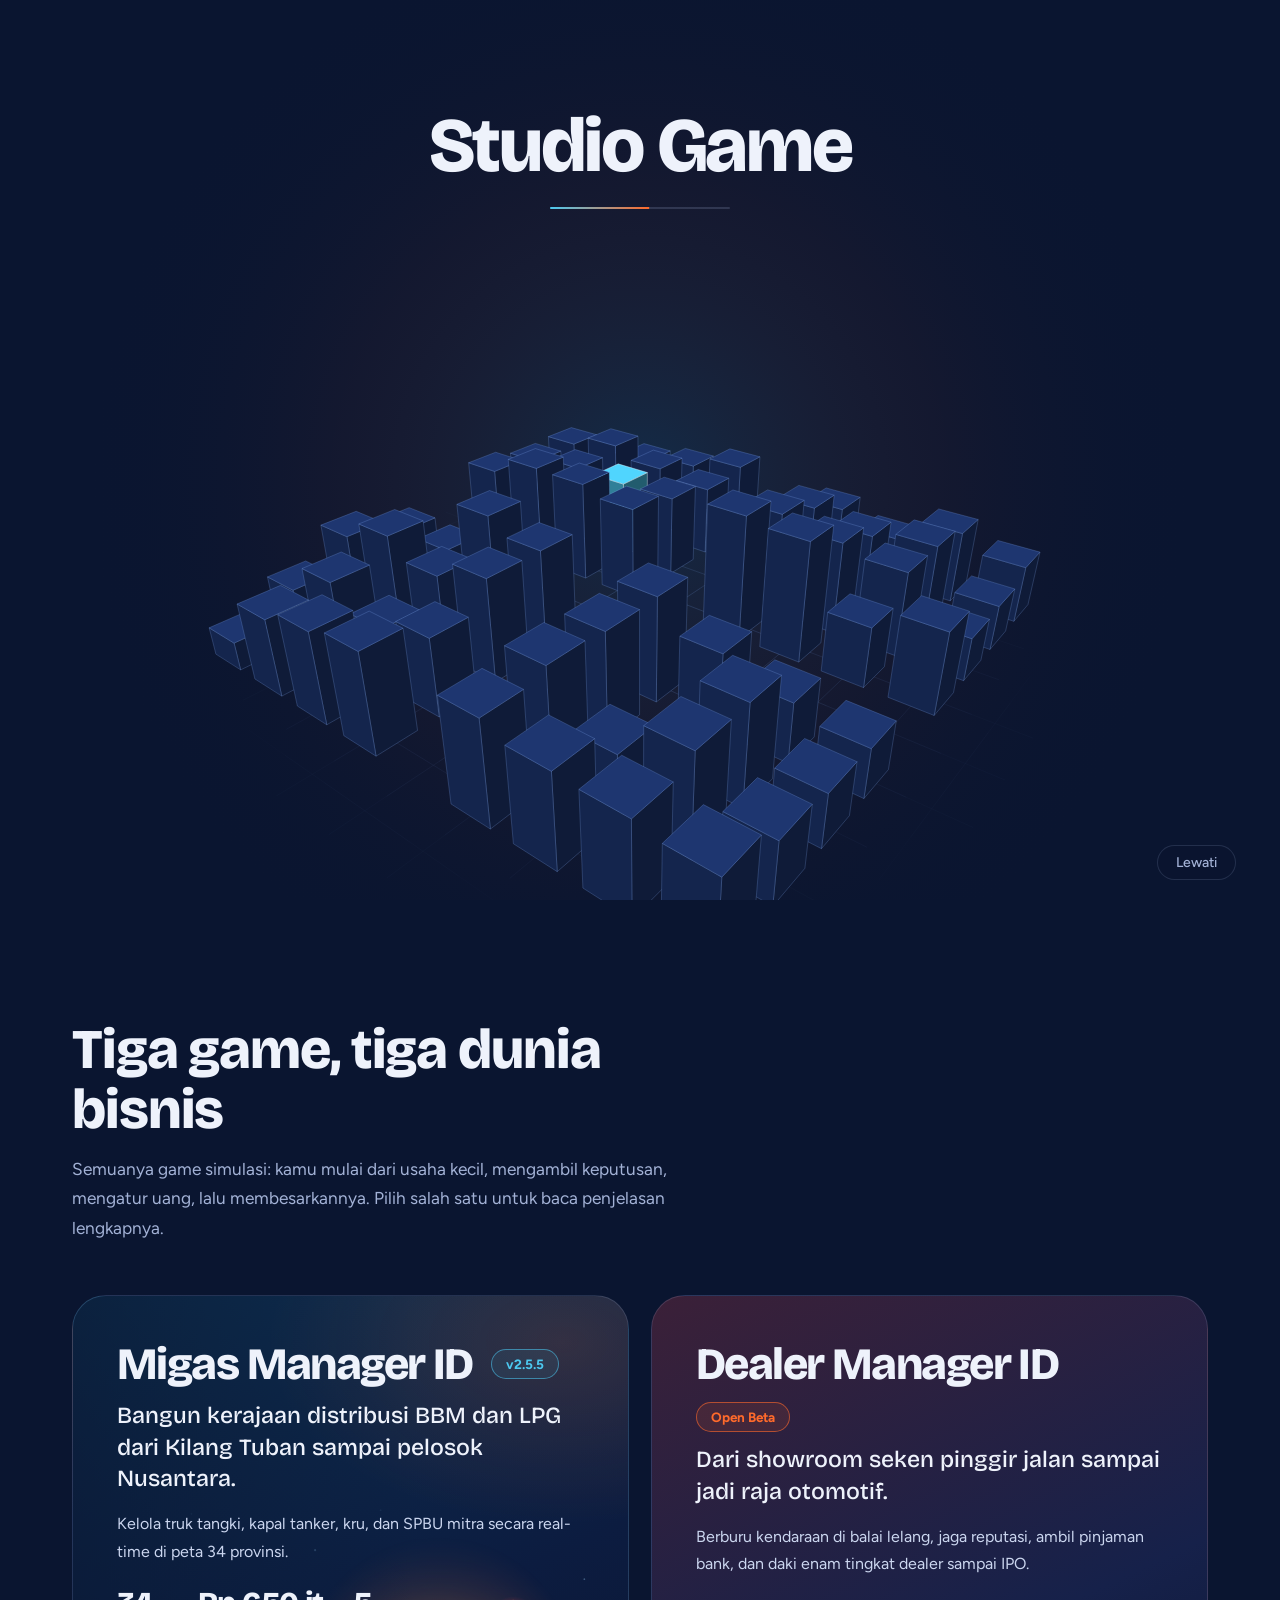
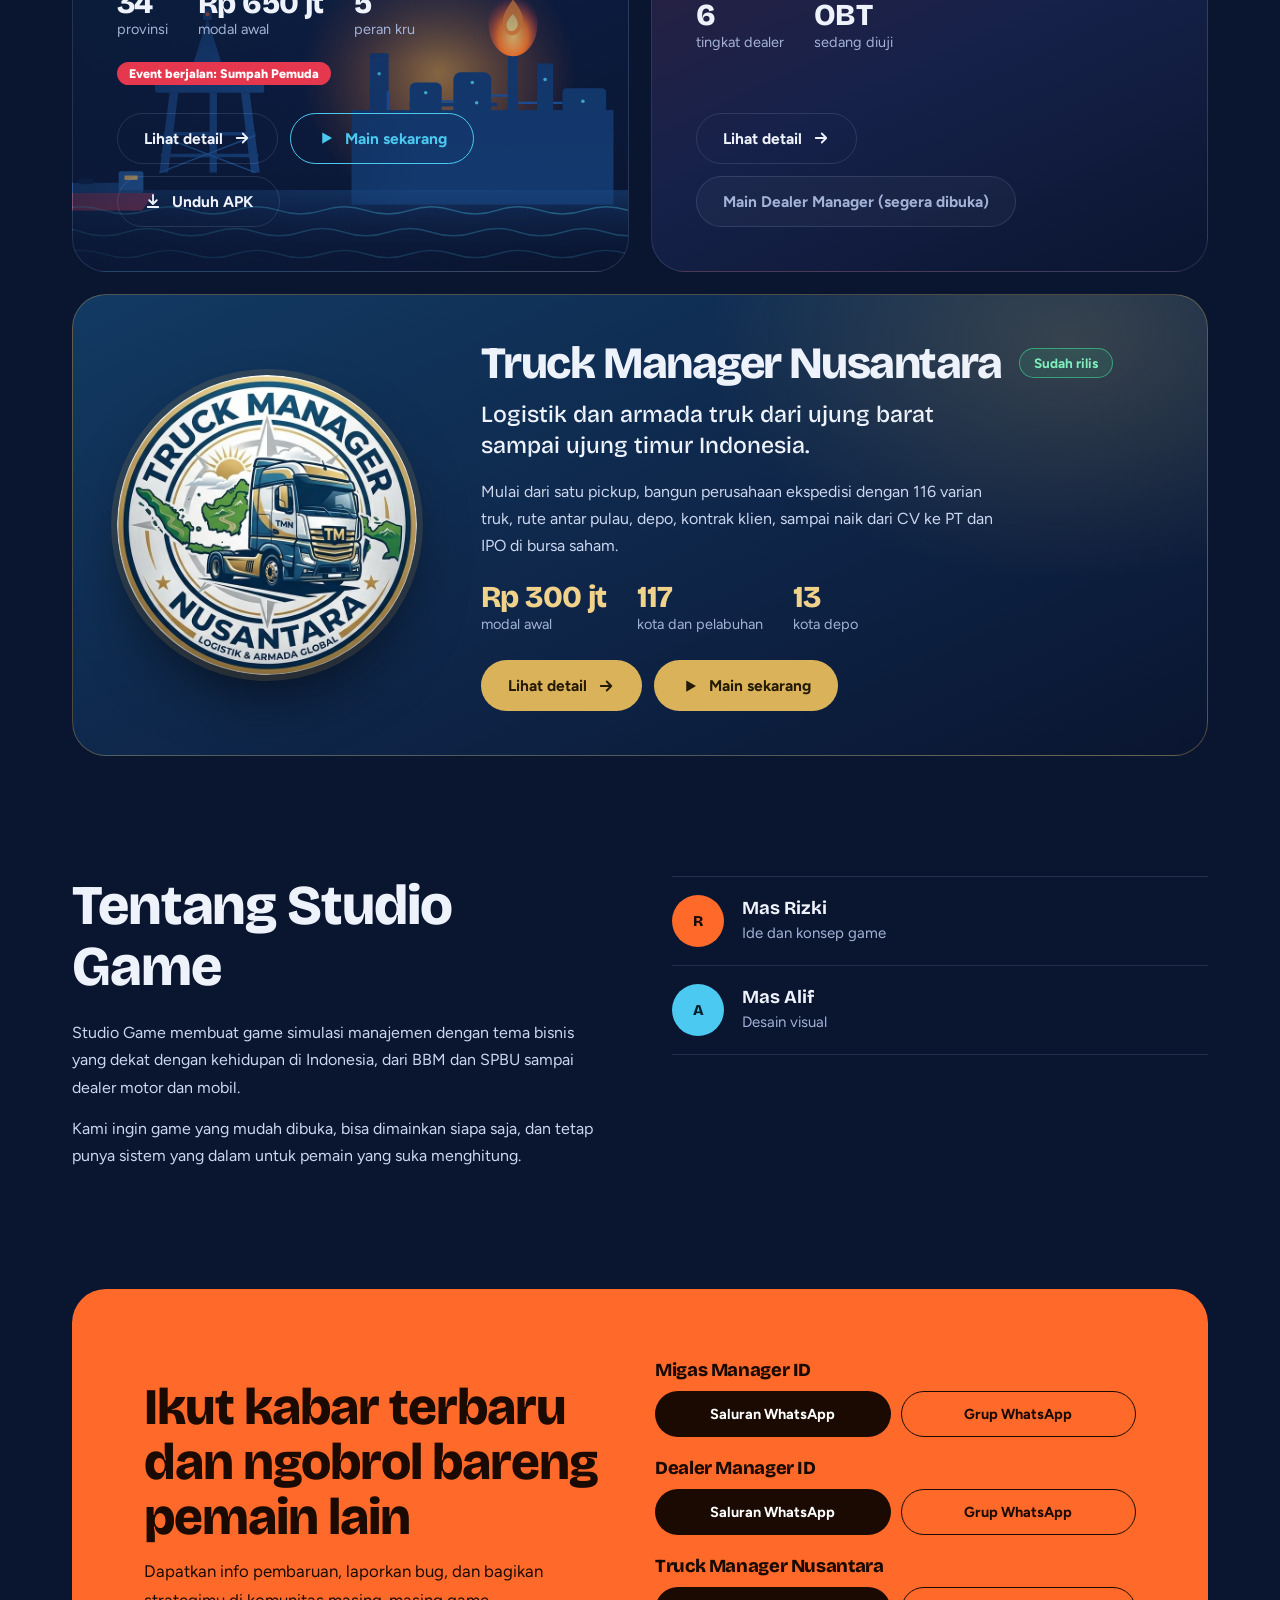
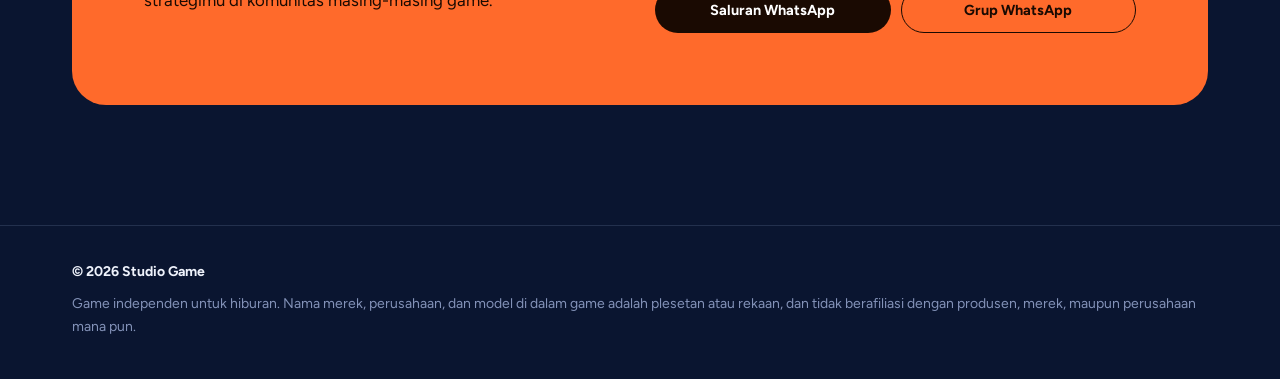
<file: index.html>
<!DOCTYPE html>
<html lang="id">
<head>
<meta charset="UTF-8">
<meta name="viewport" content="width=device-width, initial-scale=1, viewport-fit=cover">
<title>Studio Game | Game simulasi bisnis buatan Indonesia</title>
<meta name="description" content="Studio Game membuat game simulasi manajemen bisnis dari Indonesia: Migas Manager ID (distribusi BBM & LPG), Dealer Manager ID (dealer kendaraan, Open Beta), dan Truck Manager Nusantara (logistik dan armada).">
<meta name="robots" content="index, follow">
<meta property="og:type" content="website">
<meta property="og:title" content="Studio Game | Game simulasi bisnis buatan Indonesia">
<meta property="og:description" content="Game simulasi bisnis buatan Indonesia: distribusi energi, dealer kendaraan, dan logistik armada truk.">
<meta name="twitter:card" content="summary">
<meta name="theme-color" content="#0a1530">
<!-- Tempel meta verifikasi Google Search Console di bawah baris ini -->
<link rel="icon" href="assets/favicon.svg" type="image/svg+xml">
<link rel="apple-touch-icon" href="assets/apple-touch-icon.png">
<link rel="preconnect" href="https://fonts.googleapis.com">
<link rel="preconnect" href="https://fonts.gstatic.com" crossorigin>
<link href="https://fonts.googleapis.com/css2?family=Bricolage+Grotesque:opsz,wght@12..96,500..800&family=Figtree:wght@400;500;700&display=swap" rel="stylesheet">
<link rel="stylesheet" href="css/style.css">
<script src="js/boot.js"></script>
<script>document.documentElement.classList.add("tmn-pending");setTimeout(function(){document.documentElement.classList.remove("tmn-pending")},4000)</script>
</head>
<body>
<a class="skip-link" href="#game">Lompat ke daftar game</a>
<div class="prog" id="prog" aria-hidden="true"></div>

<!-- INTRO: kota 3D yang tumbuh (js/intro.js) -->
<div class="intro" id="intro" aria-hidden="true">
  <canvas id="city"></canvas>
  <div class="hud">
    <div class="ttl" id="ttl">Studio Game</div>
    <div class="bar"><i id="bar"></i></div>
  </div>
  <button class="skip" id="skip" type="button">Lewati</button>
</div>

<header>
  <div class="wrap hd">
    <a class="brand" href="#atas" aria-label="Studio Game, ke atas"><img src="assets/favicon.svg" alt=""><span>Studio <em>Game</em></span></a>
    <nav aria-label="Menu utama"><a href="#game">Game</a><a href="#studio">Tentang</a><a href="#komunitas">Komunitas</a></nav>
  </div>
</header>

<main>
<!-- HERO -->
<section class="hero" id="atas">
  <div class="globe-wrap"><canvas id="globe" aria-hidden="true"></canvas></div>
  <div class="wrap">
    <h1 data-in style="--d:.1s">Game manajemen bisnis buatan Indonesia.</h1>
    <p class="lead" data-in style="--d:.3s">Kami membuat game simulasi yang bisa langsung dimainkan di browser. Migas Manager ID sudah bisa dimainkan dan diunduh sebagai APK, Dealer Manager ID sedang disiapkan, dan Truck Manager Nusantara menyusul.</p>
    <div class="cta" data-in style="--d:.45s">
      <span class="btn btn-off" aria-disabled="true">Main Dealer Manager (segera dibuka)</span>
      <a class="btn btn-a" href="https://migas-manager-indonesia.web.app/" target="_blank" rel="noopener"><svg viewBox="0 0 24 24" fill="currentColor"><path d="M7 4.5v15l13-7.5z"/></svg>Main Migas Manager ID</a>
      <a class="btn btn-g" href="https://www.mediafire.com/file/24gcfck43lpch4j/Migas+Manager+ID.apk/file" target="_blank" rel="noopener"><svg viewBox="0 0 24 24" fill="none" stroke="currentColor" stroke-width="2.4" stroke-linecap="round" stroke-linejoin="round"><path d="M12 4v11M7 11l5 5 5-5M5 20h14"/></svg>Unduh APK Migas Manager</a>
      <a class="btn btn-g" href="#game">Baca penjelasan game</a>
    </div>
    <div class="status" data-in style="--d:.6s">
      <span><i></i>Migas Manager ID v2.5.5 sudah rilis</span>
      <span class="o"><i></i>Dealer Manager ID: main ditutup sementara</span>
      <span class="g" data-show="wait"><i></i>Truck Manager Nusantara rilis <span data-tx="dateTime"></span></span>
      <span class="g" data-show="dev"><i></i>Truck Manager Nusantara sedang dalam pembuatan</span>
      <span class="live" data-show="live"><i></i>Truck Manager Nusantara sudah rilis</span>
    </div>
  </div>
</section>

<!-- GAME -->
<section id="game">
  <div class="wrap">
    <div class="sec-h"><h2 data-scramble>Tiga game, tiga dunia bisnis</h2><p>Semuanya game simulasi: kamu mulai dari usaha kecil, mengambil keputusan, mengatur uang, lalu membesarkannya. Pilih salah satu untuk baca penjelasan lengkapnya.</p></div>
    <div class="gcards">
      <article class="game gcard migas">
        <div class="gh"><h3>Migas Manager ID</h3><span class="tag">v2.5.5</span></div>
        <p class="tagline">Bangun kerajaan distribusi BBM dan LPG dari Kilang Tuban sampai pelosok Nusantara.</p>
        <p class="gdesc">Kelola truk tangki, kapal tanker, kru, dan SPBU mitra secara real-time di peta 34 provinsi.</p>
        <ul class="facts"><li><b>34</b>provinsi</li><li><b>Rp 650 jt</b>modal awal</li><li><b>5</b>peran kru</li></ul>
        <span class="new">Event berjalan: Sumpah Pemuda</span>
        <div class="acts">
          <a class="btn btn-g more" href="migas/">Lihat detail<svg viewBox="0 0 24 24" fill="none" stroke="currentColor" stroke-width="2.4" stroke-linecap="round" stroke-linejoin="round"><path d="M5 12h14M13 6l6 6-6 6"/></svg></a>
          <a class="btn btn-a btn-main" href="https://migas-manager-indonesia.web.app/" target="_blank" rel="noopener"><svg viewBox="0 0 24 24" fill="currentColor"><path d="M7 4.5v15l13-7.5z"/></svg>Main sekarang</a>
          <a class="btn btn-g btn-main" href="https://www.mediafire.com/file/24gcfck43lpch4j/Migas+Manager+ID.apk/file" target="_blank" rel="noopener"><svg viewBox="0 0 24 24" fill="none" stroke="currentColor" stroke-width="2.4" stroke-linecap="round" stroke-linejoin="round"><path d="M12 4v11M7 11l5 5 5-5M5 20h14"/></svg>Unduh APK</a>
        </div>
      </article>
      <article class="game gcard dealer">
        <div class="gh"><h3>Dealer Manager ID</h3><span class="tag">Open Beta</span></div>
        <p class="tagline">Dari showroom seken pinggir jalan sampai jadi raja otomotif.</p>
        <p class="gdesc">Berburu kendaraan di balai lelang, jaga reputasi, ambil pinjaman bank, dan daki enam tingkat dealer sampai IPO.</p>
        <ul class="facts"><li><b>6</b>tingkat dealer</li><li><b>OBT</b>sedang diuji</li></ul>
        <div class="acts">
          <a class="btn btn-g more" href="dealer/">Lihat detail<svg viewBox="0 0 24 24" fill="none" stroke="currentColor" stroke-width="2.4" stroke-linecap="round" stroke-linejoin="round"><path d="M5 12h14M13 6l6 6-6 6"/></svg></a>
          <span class="btn btn-off btn-main" aria-disabled="true">Main Dealer Manager (segera dibuka)</span>
        </div>
      </article>
      <article class="game gcard truck wide">
        <div class="tlogo"><img src="assets/truck-logo.webp" width="320" height="320" alt="Logo Truck Manager Nusantara: truk dengan peta Indonesia di dalam lingkaran" loading="lazy" decoding="async"></div>
        <div class="tbody">
          <div class="gh"><h3>Truck Manager Nusantara</h3><span class="tag soon" data-show="wait"><i></i>Rilis <span data-tx="dateShort"></span></span><span class="tag soon" data-show="dev"><i></i>Dalam pembuatan</span><span class="tag live" data-show="live">Sudah rilis</span></div>
          <p class="tagline">Logistik dan armada truk dari ujung barat sampai ujung timur Indonesia.</p>
          <p class="gdesc">Mulai dari satu pickup, bangun perusahaan ekspedisi dengan 116 varian truk, rute antar pulau, depo, kontrak klien, sampai naik dari CV ke PT dan IPO di bursa saham.</p>
          <ul class="facts"><li><b>Rp 300 jt</b>modal awal</li><li><b>117</b>kota dan pelabuhan</li><li><b>13</b>kota depo</li></ul>
          <div class="cd sm" data-show="wait" data-countdown role="timer" aria-label="Hitung mundur rilis Truck Manager Nusantara">
            <span class="cd-l">Rilis <span data-tx="dateTime"></span></span>
            <div class="cd-g">
              <div><b data-u="d">00</b><span>hari</span></div>
              <div><b data-u="h">00</b><span>jam</span></div>
              <div><b data-u="m">00</b><span>menit</span></div>
              <div><b data-u="s">00</b><span>detik</span></div>
            </div>
          </div>
          <div class="acts">
            <a class="btn btn-gold more" href="truck/">Lihat detail<svg viewBox="0 0 24 24" fill="none" stroke="currentColor" stroke-width="2.4" stroke-linecap="round" stroke-linejoin="round"><path d="M5 12h14M13 6l6 6-6 6"/></svg></a>
            <span class="btn btn-off btn-main" data-show="wait dev" aria-disabled="true">Belum bisa dimainkan</span>
            <a class="btn btn-gold btn-main" data-show="live" data-href="playUrl" href="https://truck-manajer-nusantara.web.app" target="_blank" rel="noopener"><svg viewBox="0 0 24 24" fill="currentColor"><path d="M7 4.5v15l13-7.5z"/></svg>Main sekarang</a>
          </div>
        </div>
      </article>
    </div>
  </div>
</section>

<!-- STUDIO -->
<section id="studio">
  <div class="wrap about">
    <div>
      <div class="sec-h" style="margin-bottom:22px"><h2 data-scramble>Tentang Studio Game</h2></div>
      <p>Studio Game membuat game simulasi manajemen dengan tema bisnis yang dekat dengan kehidupan di Indonesia, dari BBM dan SPBU sampai dealer motor dan mobil.</p>
      <p>Kami ingin game yang mudah dibuka, bisa dimainkan siapa saja, dan tetap punya sistem yang dalam untuk pemain yang suka menghitung.</p>
    </div>
    <ul class="team">
      <li><span class="av">R</span><div><b>Mas Rizki</b><span>Ide dan konsep game</span></div></li>
      <li><span class="av">A</span><div><b>Mas Alif</b><span>Desain visual</span></div></li>
    </ul>
  </div>
</section>

<!-- KOMUNITAS -->
<section id="komunitas">
  <div class="wrap">
    <div class="join">
      <div><h2 data-scramble>Ikut kabar terbaru dan ngobrol bareng pemain lain</h2><p>Dapatkan info pembaruan, laporkan bug, dan bagikan strategimu di komunitas masing-masing game.</p></div>
      <div class="groups">
        <div>
          <h3>Migas Manager ID</h3>
          <div class="links">
            <a class="btn" href="https://whatsapp.com/channel/0029VbE1V8wG3R3bnWo3ZL3j" target="_blank" rel="noopener">Saluran WhatsApp</a>
            <a class="btn alt" href="https://chat.whatsapp.com/KvbYrKxBQNbHQgX6y3VCq2" target="_blank" rel="noopener">Grup WhatsApp</a>
          </div>
        </div>
        <div>
          <h3>Dealer Manager ID</h3>
          <div class="links">
            <a class="btn" href="https://whatsapp.com/channel/0029VbDg3RZDuMRpUMfETJ3n" target="_blank" rel="noopener">Saluran WhatsApp</a>
            <a class="btn alt" href="https://chat.whatsapp.com/GW7TSMX9NjLFWlQjxTvbIt" target="_blank" rel="noopener">Grup WhatsApp</a>
          </div>
        </div>
        <div>
          <h3>Truck Manager Nusantara <span class="mini" data-show="wait">rilis <span data-tx="dateShort"></span></span><span class="mini" data-show="dev">dalam pembuatan</span></h3>
          <div class="links">
            <a class="btn" href="https://whatsapp.com/channel/0029Vb9nWaJLY6dBSWtz0R0m" target="_blank" rel="noopener">Saluran WhatsApp</a>
            <a class="btn alt" href="https://chat.whatsapp.com/LTK849iTeHGIGVqGU6juSq" target="_blank" rel="noopener">Grup WhatsApp</a>
          </div>
        </div>
      </div>
    </div>
  </div>
</section>
</main>

<footer><div class="wrap">
  <div><strong>&copy; <span id="yr">2026</span> Studio Game</strong></div>
  <div>Game independen untuk hiburan. Nama merek, perusahaan, dan model di dalam game adalah plesetan atau rekaan, dan tidak berafiliasi dengan produsen, merek, maupun perusahaan mana pun.</div>
</div></footer>

<script src="js/fx.js"></script>
<script src="js/intro.js"></script>
<script src="js/globe.js"></script>
<script src="js/main.js"></script>
<script src="js/release.js"></script>
</body>
</html>
</file>
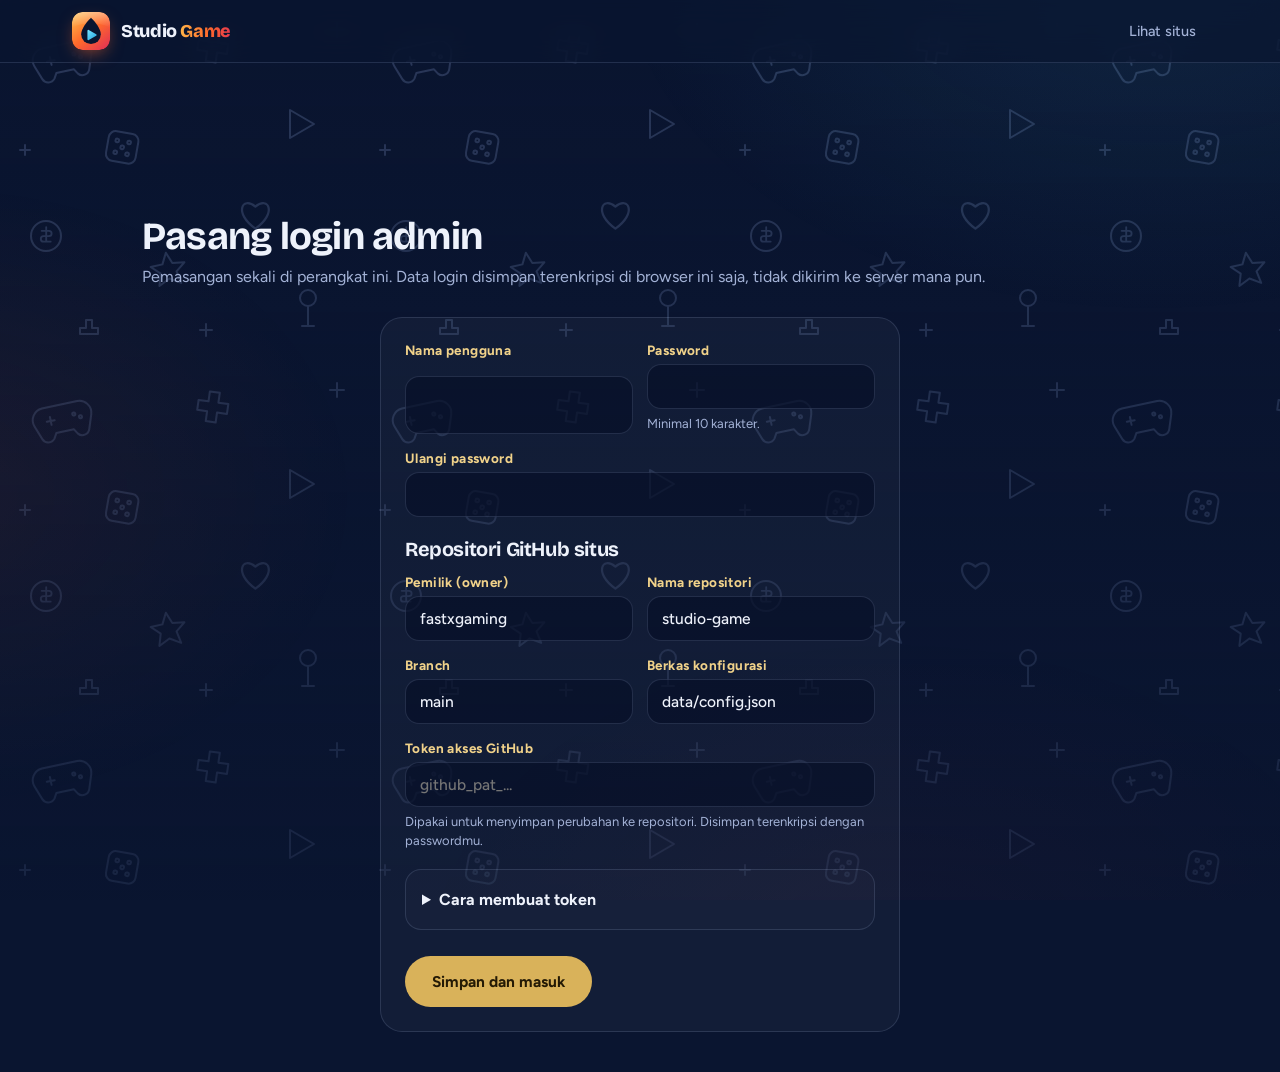
<file: admin/index.html>
<!DOCTYPE html>
<html lang="id">
<head>
<meta charset="UTF-8">
<meta name="viewport" content="width=device-width, initial-scale=1, viewport-fit=cover">
<title>Admin | Studio Game</title>
<meta name="robots" content="noindex, nofollow">
<meta name="theme-color" content="#0a1530">
<link rel="icon" href="../assets/favicon.svg" type="image/svg+xml">
<link rel="preconnect" href="https://fonts.googleapis.com">
<link rel="preconnect" href="https://fonts.gstatic.com" crossorigin>
<link href="https://fonts.googleapis.com/css2?family=Bricolage+Grotesque:opsz,wght@12..96,500..800&family=Figtree:wght@400;500;700&display=swap" rel="stylesheet">
<link rel="stylesheet" href="../css/style.css">
<link rel="stylesheet" href="../css/admin.css">
</head>
<body>
<header>
  <div class="wrap hd">
    <a class="brand" href="../" aria-label="Studio Game, ke beranda"><img src="../assets/favicon.svg" alt=""><span>Studio <em>Game</em></span></a>
    <nav aria-label="Menu admin"><a href="../">Lihat situs</a></nav>
  </div>
</header>

<main class="ad">
  <noscript><p class="warn2">Panel admin membutuhkan JavaScript.</p></noscript>
  <p class="warn2" id="nocrypto" hidden>Browser ini tidak mendukung penyimpanan aman (Web Crypto). Buka panel lewat alamat https:// di browser versi terbaru.</p>

  <!-- ===== PEMASANGAN PERTAMA ===== -->
  <section id="v-setup" hidden>
    <h1>Pasang login admin</h1>
    <p class="sub2">Pemasangan sekali di perangkat ini. Data login disimpan terenkripsi di browser ini saja, tidak dikirim ke server mana pun.</p>
    <form class="card narrow" id="f-setup" autocomplete="off">
      <div class="row2">
        <label class="fld"><span>Nama pengguna</span><input type="text" id="s-user" required maxlength="30" autocomplete="username"></label>
        <label class="fld"><span>Password</span><input type="password" id="s-pass" required minlength="10" autocomplete="new-password"><small>Minimal 10 karakter.</small></label>
      </div>
      <label class="fld"><span>Ulangi password</span><input type="password" id="s-pass2" required minlength="10" autocomplete="new-password"></label>

      <h2 style="margin-top:22px">Repositori GitHub situs</h2>
      <div class="row2">
        <label class="fld"><span>Pemilik (owner)</span><input type="text" id="s-owner" value="fastxgaming" required></label>
        <label class="fld"><span>Nama repositori</span><input type="text" id="s-repo" value="studio-game" required></label>
      </div>
      <div class="row2">
        <label class="fld"><span>Branch</span><input type="text" id="s-branch" value="main" required></label>
        <label class="fld"><span>Berkas konfigurasi</span><input type="text" id="s-path" value="data/config.json" required></label>
      </div>
      <label class="fld"><span>Token akses GitHub</span><input type="password" id="s-token" required autocomplete="off" placeholder="github_pat_..."><small>Dipakai untuk menyimpan perubahan ke repositori. Disimpan terenkripsi dengan passwordmu.</small></label>
      <details>
        <summary>Cara membuat token</summary>
        <ol>
          <li>Buka GitHub, lalu <code>Settings</code> &gt; <code>Developer settings</code> &gt; <code>Personal access tokens</code> &gt; <code>Fine-grained tokens</code> &gt; <code>Generate new token</code>.</li>
          <li>Pada <code>Repository access</code>, pilih <code>Only select repositories</code> dan pilih repo situs ini saja.</li>
          <li>Pada <code>Repository permissions</code>, atur <code>Contents</code> menjadi <code>Read and write</code>.</li>
          <li>Buat token, salin, lalu tempel di kolom di atas.</li>
        </ol>
      </details>
      <p class="msg" id="m-setup" role="alert"></p>
      <button class="btn btn-gold" type="submit" id="b-setup">Simpan dan masuk</button>
    </form>
  </section>

  <!-- ===== LOGIN ===== -->
  <section id="v-login" hidden>
    <h1>Masuk admin</h1>
    <form class="card narrow" id="f-login">
      <label class="fld"><span>Nama pengguna</span><input type="text" id="l-user" required autocomplete="username"></label>
      <label class="fld"><span>Password</span><input type="password" id="l-pass" required autocomplete="current-password"></label>
      <p class="msg" id="m-login" role="alert"></p>
      <button class="btn btn-gold" type="submit" id="b-login">Masuk</button>
      <div><button class="link" type="button" id="b-reset">Lupa password? Reset login di perangkat ini</button></div>
    </form>
  </section>

  <!-- ===== PANEL ===== -->
  <section id="v-panel" hidden>
    <div class="bar2">
      <div><h1>Panel Admin</h1><p class="sub2" id="who"></p></div>
      <div class="acts2">
        <button class="btn btn-g sm" type="button" id="b-logout">Keluar</button>
      </div>
    </div>

    <div class="tabs" id="tabs" role="tablist" aria-label="Pilih game"></div>

    <div class="grid2">
      <form class="card" id="f-game" autocomplete="off">
        <h2 id="g-title"></h2>
        <div class="lbl" style="margin-bottom:8px">Status game</div>
        <div class="seg" id="seg">
          <label><input type="radio" name="st" value="dev"><b>Dalam pembuatan</b><small>Belum ada jadwal. Tombol main disembunyikan dan situs menampilkan "Sedang dalam pembuatan".</small></label>
          <label><input type="radio" name="st" value="countdown"><b>Rilis terjadwal (hitung mundur)</b><small>Menampilkan hitung mundur. Otomatis berubah jadi "Sudah rilis" saat waktunya tiba.</small></label>
          <label><input type="radio" name="st" value="live"><b>Sudah rilis</b><small>Tombol main langsung tampil untuk semua pengunjung.</small></label>
        </div>

        <div id="box-time">
          <label class="fld"><span>Waktu rilis (WIB)</span><input type="datetime-local" id="i-time"></label>
          <div class="lbl">Undur / majukan cepat</div>
          <div class="chips" id="chips">
            <button type="button" class="chip" data-m="60">+1 jam</button>
            <button type="button" class="chip" data-m="180">+3 jam</button>
            <button type="button" class="chip" data-m="1440">+1 hari</button>
            <button type="button" class="chip" data-m="10080">+7 hari</button>
            <button type="button" class="chip" data-m="-60">-1 jam</button>
            <button type="button" class="chip" data-m="now60">Sekarang + 1 jam</button>
          </div>
        </div>

        <label class="fld" style="margin-top:18px"><span>Link main</span><input type="url" id="i-url" placeholder="https://..."><small>Wajib diawali https://. Hanya tampil saat status "Sudah rilis".</small></label>
        <label class="fld"><span>Catatan untuk pengunjung (opsional)</span><textarea id="i-note" maxlength="200" placeholder="Contoh: Rilis diundur karena masih pengujian terakhir."></textarea><small><span id="n-cnt">0</span>/200 karakter. Tampil di bawah hitung mundur atau status.</small></label>
      </form>

      <aside class="card pv" aria-live="polite">
        <h2>Pratinjau di situs</h2>
        <span class="st" id="pv-st"></span>
        <div class="big" id="pv-big"></div>
        <p id="pv-sub"></p>
        <div class="nt" id="pv-note" hidden></div>
        <p id="pv-btn"></p>
      </aside>
    </div>

    <div class="foot2">
      <button class="btn btn-gold" type="button" id="b-pub">Terbitkan ke situs</button>
      <button class="btn btn-g" type="button" id="b-dl">Unduh config.json</button>
      <button class="btn btn-g" type="button" id="b-reload">Muat ulang dari repo</button>
      <span class="dirty" id="dirty" hidden>Ada perubahan yang belum diterbitkan</span>
    </div>
    <p class="msg" id="m-panel" role="status"></p>

    <details id="d-add"><summary>Tambah game baru</summary>
      <div class="row2" style="margin-bottom:12px">
        <label class="fld"><span>ID (huruf kecil, angka, strip)</span><input type="text" id="a-id" maxlength="24" placeholder="contoh: tambang"></label>
        <label class="fld"><span>Nama game</span><input type="text" id="a-name" maxlength="40" placeholder="Nama tampilan"></label>
      </div>
      <p class="sub2" style="margin:0 0 12px;font-size:14px">Game baru dimulai berstatus "Dalam pembuatan". Agar tampil di halaman situs, beri elemen terkait atribut <code>data-g="id-game"</code> (lihat README).</p>
      <button class="btn btn-g sm" type="button" id="b-add" style="margin-bottom:14px">Tambah</button>
    </details>

    <details id="d-repo"><summary>Repositori dan token</summary>
      <div class="row2" style="margin-top:6px">
        <label class="fld"><span>Pemilik (owner)</span><input type="text" id="r-owner"></label>
        <label class="fld"><span>Nama repositori</span><input type="text" id="r-repo"></label>
      </div>
      <div class="row2">
        <label class="fld"><span>Branch</span><input type="text" id="r-branch"></label>
        <label class="fld"><span>Berkas konfigurasi</span><input type="text" id="r-path"></label>
      </div>
      <label class="fld"><span>Token baru (kosongkan bila tidak diganti)</span><input type="password" id="r-token" autocomplete="off" placeholder="github_pat_..."></label>
      <button class="btn btn-g sm" type="button" id="b-repo" style="margin-bottom:14px">Simpan pengaturan</button>
    </details>

    <details id="d-pw"><summary>Ganti password</summary>
      <div class="row2" style="margin-top:6px">
        <label class="fld"><span>Password baru</span><input type="password" id="p-new" minlength="10" autocomplete="new-password"></label>
        <label class="fld"><span>Ulangi password baru</span><input type="password" id="p-new2" minlength="10" autocomplete="new-password"></label>
      </div>
      <button class="btn btn-g sm" type="button" id="b-pw" style="margin-bottom:14px">Ganti password</button>
    </details>
  </section>
</main>

<div class="toast" id="toast" role="status" aria-live="polite"></div>
<script src="admin.js"></script>
</body>
</html>
</file>
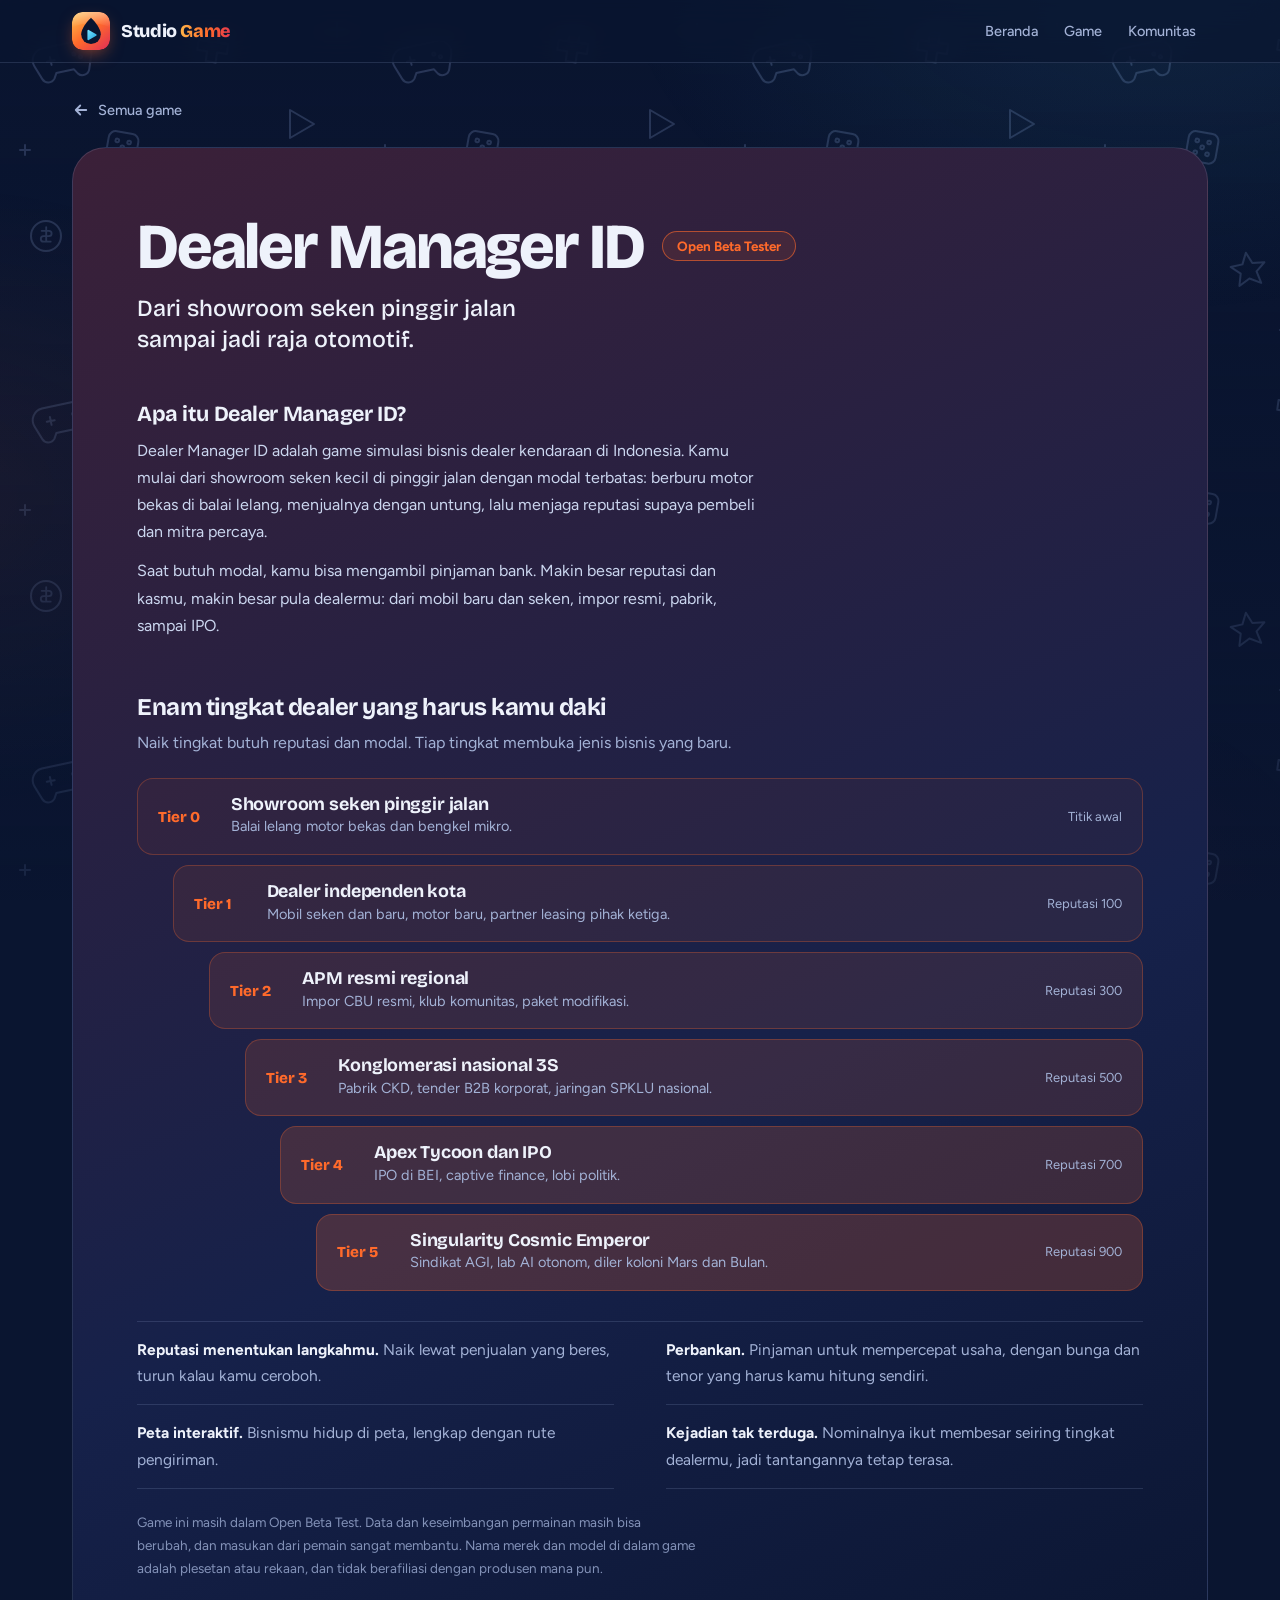
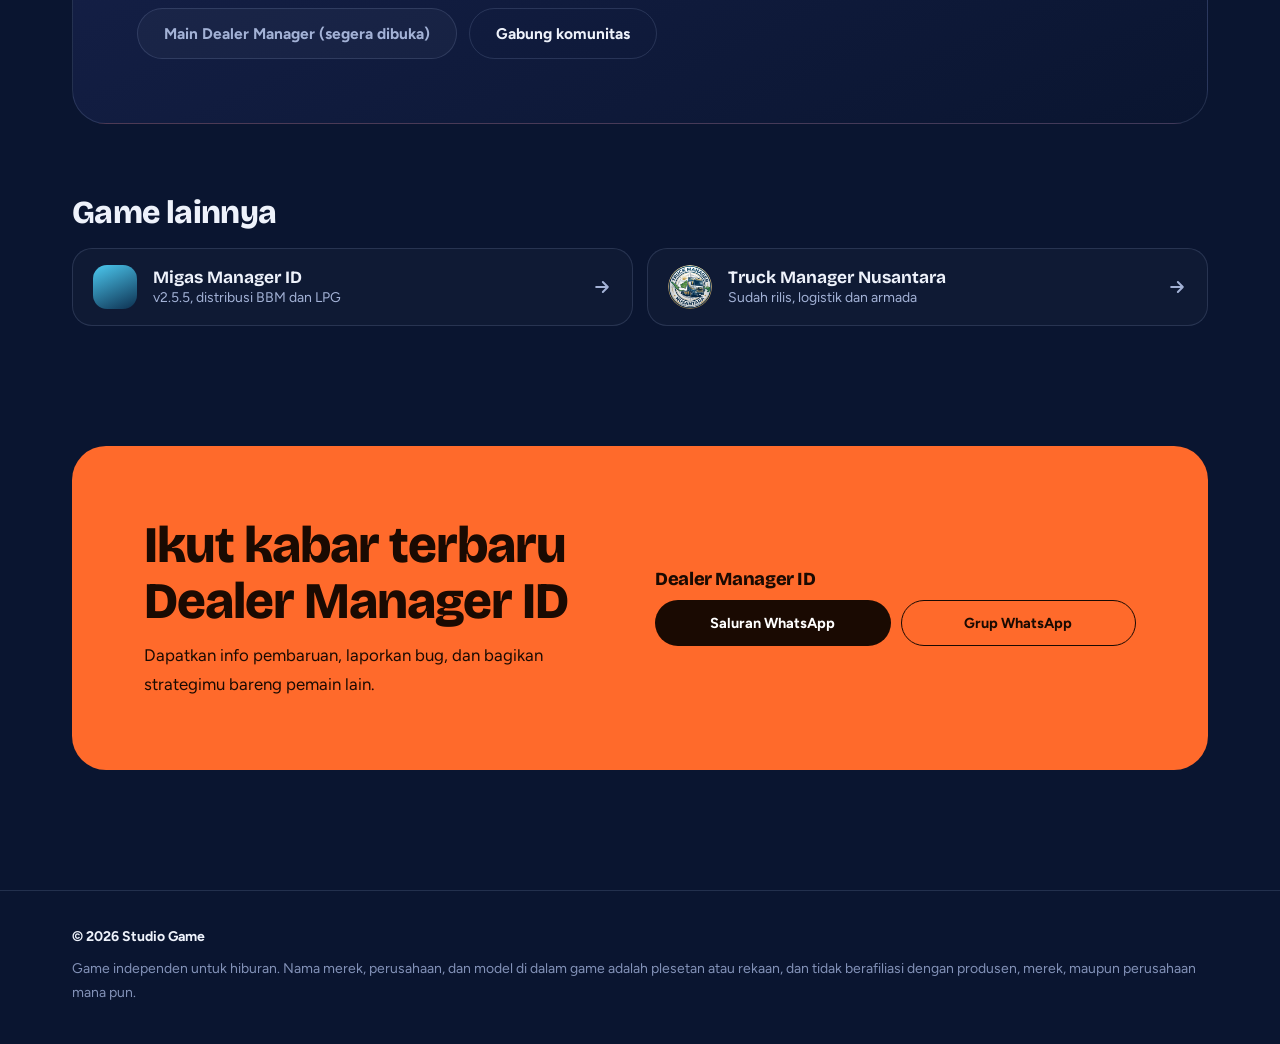
<file: dealer/index.html>
<!DOCTYPE html>
<html lang="id">
<head>
<meta charset="UTF-8">
<meta name="viewport" content="width=device-width, initial-scale=1, viewport-fit=cover">
<title>Dealer Manager ID | Studio Game</title>
<meta name="description" content="Dealer Manager ID (Open Beta): game simulasi bisnis dealer kendaraan di Indonesia, dari showroom seken sampai IPO.">
<meta name="robots" content="index, follow">
<meta property="og:type" content="website">
<meta property="og:title" content="Dealer Manager ID | Studio Game">
<meta property="og:description" content="Dealer Manager ID (Open Beta): game simulasi bisnis dealer kendaraan di Indonesia, dari showroom seken sampai IPO.">
<meta name="twitter:card" content="summary">
<meta name="theme-color" content="#0a1530">
<link rel="icon" href="../assets/favicon.svg" type="image/svg+xml">
<link rel="apple-touch-icon" href="../assets/apple-touch-icon.png">
<link rel="preconnect" href="https://fonts.googleapis.com">
<link rel="preconnect" href="https://fonts.gstatic.com" crossorigin>
<link href="https://fonts.googleapis.com/css2?family=Bricolage+Grotesque:opsz,wght@12..96,500..800&family=Figtree:wght@400;500;700&display=swap" rel="stylesheet">
<link rel="stylesheet" href="../css/style.css">
<script src="../js/boot.js"></script>
<script>document.documentElement.classList.add("tmn-pending");setTimeout(function(){document.documentElement.classList.remove("tmn-pending")},4000)</script>
</head>
<body>
<div class="prog" id="prog" aria-hidden="true"></div>

<header>
  <div class="wrap hd">
    <a class="brand" href="../" aria-label="Studio Game, ke beranda"><img src="../assets/favicon.svg" alt=""><span>Studio <em>Game</em></span></a>
    <nav aria-label="Menu utama"><a href="../">Beranda</a><a href="../#game">Game</a><a href="#komunitas">Komunitas</a></nav>
  </div>
</header>

<main>
<section class="detail">
  <div class="wrap">
    <a class="back" href="../#game"><svg viewBox="0 0 24 24" fill="none" stroke="currentColor" stroke-width="2.4" stroke-linecap="round" stroke-linejoin="round"><path d="M19 12H5M11 6l-6 6 6 6"/></svg>Semua game</a>
    <article class="game dealer" id="dealer">
      <div class="gh"><h3 data-scramble>Dealer Manager ID</h3><span class="tag">Open Beta Tester</span></div>
      <p class="tagline">Dari showroom seken pinggir jalan sampai jadi raja otomotif.</p>
      <div class="cols one">
        <div class="what">
          <h4>Apa itu Dealer Manager ID?</h4>
          <p>Dealer Manager ID adalah game simulasi bisnis dealer kendaraan di Indonesia. Kamu mulai dari showroom seken kecil di pinggir jalan dengan modal terbatas: berburu motor bekas di balai lelang, menjualnya dengan untung, lalu menjaga reputasi supaya pembeli dan mitra percaya.</p>
          <p>Saat butuh modal, kamu bisa mengambil pinjaman bank. Makin besar reputasi dan kasmu, makin besar pula dealermu: dari mobil baru dan seken, impor resmi, pabrik, sampai IPO.</p>
        </div>
      </div>

      <h4 class="sub" data-scramble>Enam tingkat dealer yang harus kamu daki</h4>
      <p class="tiers-p">Naik tingkat butuh reputasi dan modal. Tiap tingkat membuka jenis bisnis yang baru.</p>
      <ol class="tiers" id="tiers">
        <li style="--i:0"><span class="tn">Tier 0</span><div class="tt"><h4>Showroom seken pinggir jalan</h4><p>Balai lelang motor bekas dan bengkel mikro.</p></div><span class="rep">Titik awal</span></li>
        <li style="--i:1"><span class="tn">Tier 1</span><div class="tt"><h4>Dealer independen kota</h4><p>Mobil seken dan baru, motor baru, partner leasing pihak ketiga.</p></div><span class="rep">Reputasi 100</span></li>
        <li style="--i:2"><span class="tn">Tier 2</span><div class="tt"><h4>APM resmi regional</h4><p>Impor CBU resmi, klub komunitas, paket modifikasi.</p></div><span class="rep">Reputasi 300</span></li>
        <li style="--i:3"><span class="tn">Tier 3</span><div class="tt"><h4>Konglomerasi nasional 3S</h4><p>Pabrik CKD, tender B2B korporat, jaringan SPKLU nasional.</p></div><span class="rep">Reputasi 500</span></li>
        <li style="--i:4"><span class="tn">Tier 4</span><div class="tt"><h4>Apex Tycoon dan IPO</h4><p>IPO di BEI, captive finance, lobi politik.</p></div><span class="rep">Reputasi 700</span></li>
        <li style="--i:5"><span class="tn">Tier 5</span><div class="tt"><h4>Singularity Cosmic Emperor</h4><p>Sindikat AGI, lab AI otonom, diler koloni Mars dan Bulan.</p></div><span class="rep">Reputasi 900</span></li>
      </ol>

      <ul class="feat feat-grid">
        <li><b>Reputasi menentukan langkahmu.</b> Naik lewat penjualan yang beres, turun kalau kamu ceroboh.</li>
        <li><b>Perbankan.</b> Pinjaman untuk mempercepat usaha, dengan bunga dan tenor yang harus kamu hitung sendiri.</li>
        <li><b>Peta interaktif.</b> Bisnismu hidup di peta, lengkap dengan rute pengiriman.</li>
        <li><b>Kejadian tak terduga.</b> Nominalnya ikut membesar seiring tingkat dealermu, jadi tantangannya tetap terasa.</li>
      </ul>
      <p class="note">Game ini masih dalam Open Beta Test. Data dan keseimbangan permainan masih bisa berubah, dan masukan dari pemain sangat membantu. Nama merek dan model di dalam game adalah plesetan atau rekaan, dan tidak berafiliasi dengan produsen mana pun.</p>
      <div class="acts">
        <span class="btn btn-off" aria-disabled="true">Main Dealer Manager (segera dibuka)</span>
        <a class="btn btn-g" href="#komunitas">Gabung komunitas</a>
      </div>
    </article>

    <div class="others">
      <h2>Game lainnya</h2>
      <div class="olist">
        <a class="olink" href="../migas/"><span class="dot" style="background:linear-gradient(155deg,#4cc9f0,#0d3050)"></span><div><b>Migas Manager ID</b><span>v2.5.5, distribusi BBM dan LPG</span></div><svg viewBox="0 0 24 24" fill="none" stroke="currentColor" stroke-width="2.4" stroke-linecap="round" stroke-linejoin="round"><path d="M5 12h14M13 6l6 6-6 6"/></svg></a>
        <a class="olink" href="../truck/"><img src="../assets/truck-logo-sm.webp" width="44" height="44" alt="" loading="lazy"><div><b>Truck Manager Nusantara</b><span><bdi data-show="wait">Rilis <bdi data-tx="dateShort"></bdi>, </bdi><bdi data-show="dev">Dalam pembuatan, </bdi><bdi data-show="live">Sudah rilis, </bdi>logistik dan armada</span></div><svg viewBox="0 0 24 24" fill="none" stroke="currentColor" stroke-width="2.4" stroke-linecap="round" stroke-linejoin="round"><path d="M5 12h14M13 6l6 6-6 6"/></svg></a>
      </div>
    </div>
  </div>
</section>

<section id="komunitas">
  <div class="wrap">
    <div class="join">
      <div><h2>Ikut kabar terbaru Dealer Manager ID</h2><p>Dapatkan info pembaruan, laporkan bug, dan bagikan strategimu bareng pemain lain.</p></div>
      <div class="groups">
        <div>
          <h3>Dealer Manager ID</h3>
          <div class="links">
            <a class="btn" href="https://whatsapp.com/channel/0029VbDg3RZDuMRpUMfETJ3n" target="_blank" rel="noopener">Saluran WhatsApp</a>
            <a class="btn alt" href="https://chat.whatsapp.com/GW7TSMX9NjLFWlQjxTvbIt" target="_blank" rel="noopener">Grup WhatsApp</a>
          </div>
        </div>
      </div>
    </div>
  </div>
</section>
</main>

<footer><div class="wrap">
  <div><strong>&copy; <span id="yr">2026</span> Studio Game</strong></div>
  <div>Game independen untuk hiburan. Nama merek, perusahaan, dan model di dalam game adalah plesetan atau rekaan, dan tidak berafiliasi dengan produsen, merek, maupun perusahaan mana pun.</div>
</div></footer>

<script src="../js/fx.js"></script>
<script src="../js/main.js"></script>
<script src="../js/release.js"></script>
</body>
</html>
</file>
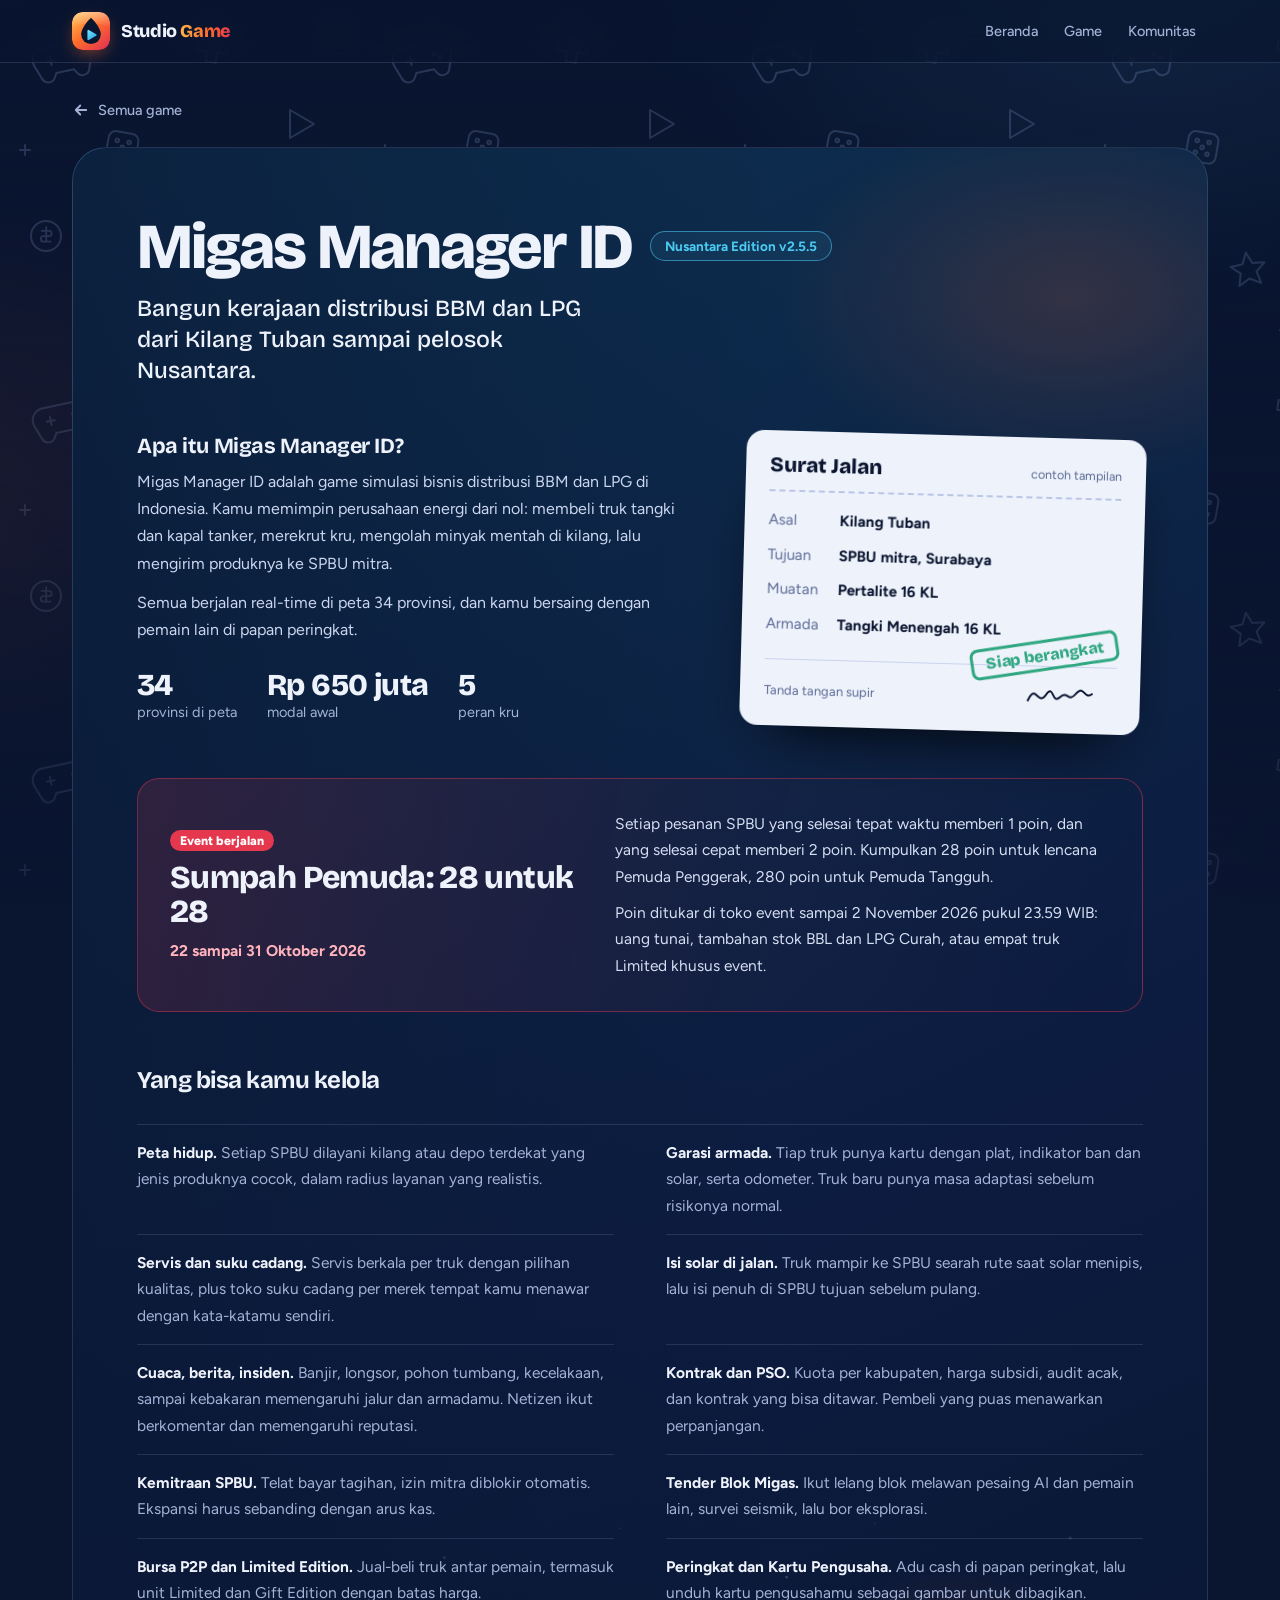
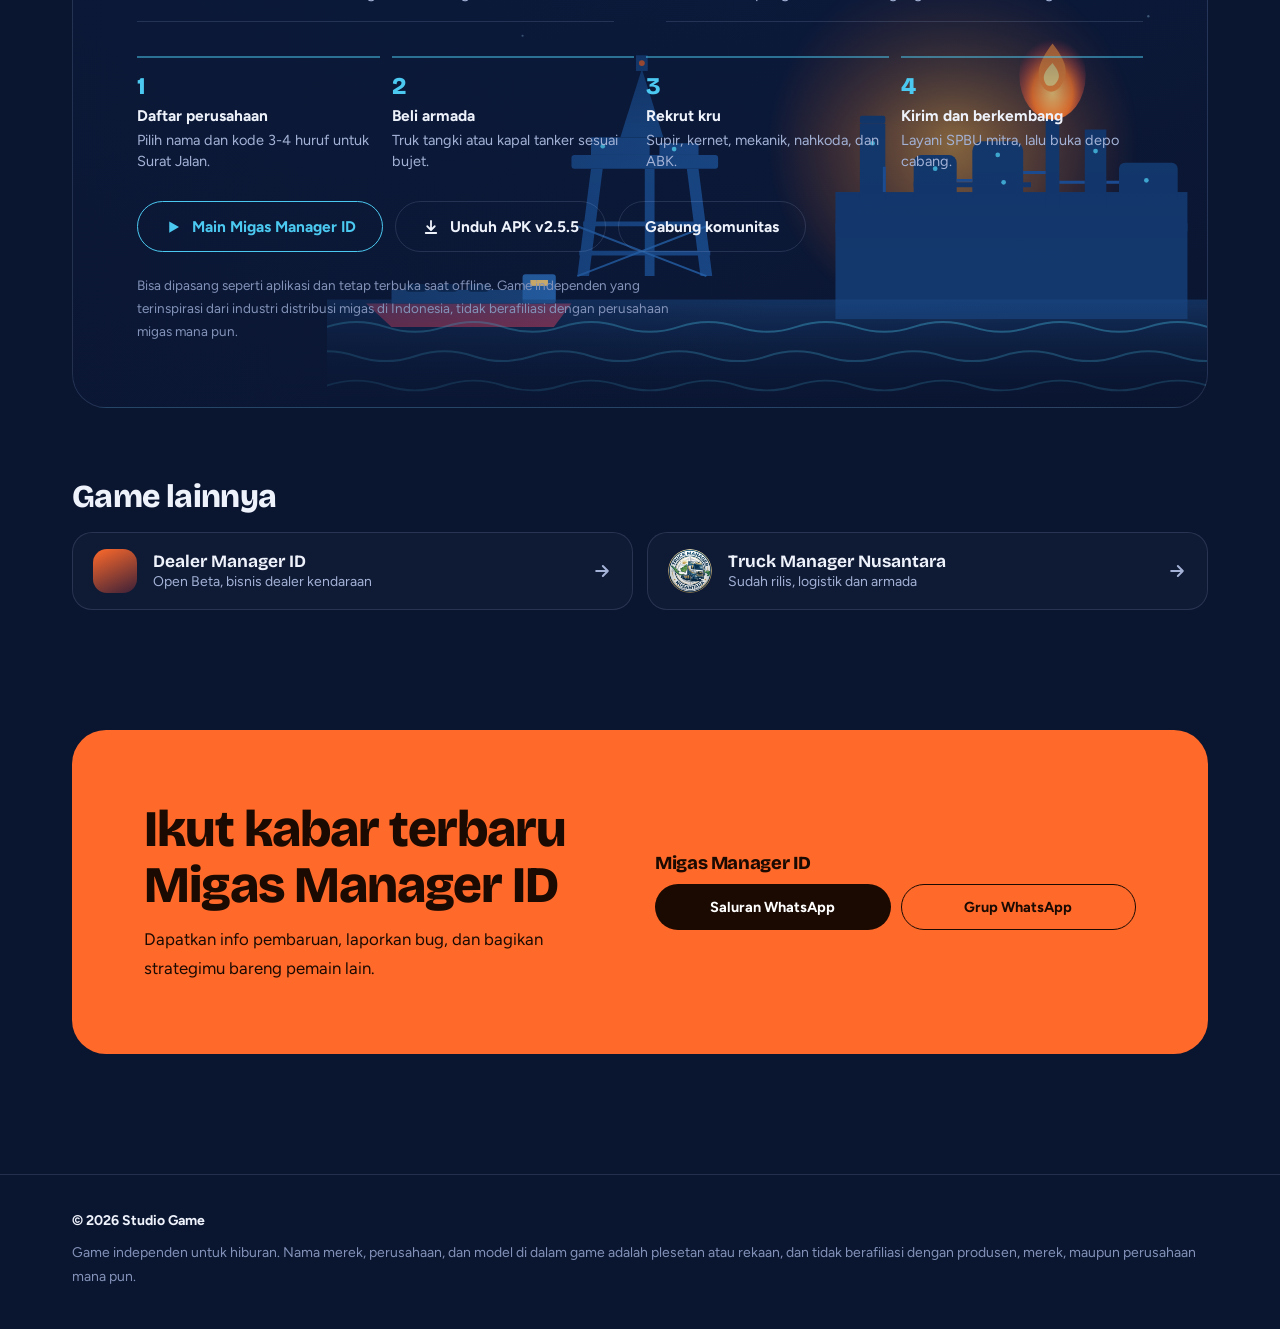
<file: migas/index.html>
<!DOCTYPE html>
<html lang="id">
<head>
<meta charset="UTF-8">
<meta name="viewport" content="width=device-width, initial-scale=1, viewport-fit=cover">
<title>Migas Manager ID | Studio Game</title>
<meta name="description" content="Migas Manager ID: game simulasi distribusi BBM dan LPG di Indonesia. Kelola truk tangki, kapal tanker, kru, dan SPBU mitra di peta 34 provinsi.">
<meta name="robots" content="index, follow">
<meta property="og:type" content="website">
<meta property="og:title" content="Migas Manager ID | Studio Game">
<meta property="og:description" content="Migas Manager ID: game simulasi distribusi BBM dan LPG di Indonesia. Kelola truk tangki, kapal tanker, kru, dan SPBU mitra di peta 34 provinsi.">
<meta name="twitter:card" content="summary">
<meta name="theme-color" content="#0a1530">
<link rel="icon" href="../assets/favicon.svg" type="image/svg+xml">
<link rel="apple-touch-icon" href="../assets/apple-touch-icon.png">
<link rel="preconnect" href="https://fonts.googleapis.com">
<link rel="preconnect" href="https://fonts.gstatic.com" crossorigin>
<link href="https://fonts.googleapis.com/css2?family=Bricolage+Grotesque:opsz,wght@12..96,500..800&family=Figtree:wght@400;500;700&display=swap" rel="stylesheet">
<link rel="stylesheet" href="../css/style.css">
<script src="../js/boot.js"></script>
<script>document.documentElement.classList.add("tmn-pending");setTimeout(function(){document.documentElement.classList.remove("tmn-pending")},4000)</script>
</head>
<body>
<div class="prog" id="prog" aria-hidden="true"></div>

<header>
  <div class="wrap hd">
    <a class="brand" href="../" aria-label="Studio Game, ke beranda"><img src="../assets/favicon.svg" alt=""><span>Studio <em>Game</em></span></a>
    <nav aria-label="Menu utama"><a href="../">Beranda</a><a href="../#game">Game</a><a href="#komunitas">Komunitas</a></nav>
  </div>
</header>

<main>
<section class="detail">
  <div class="wrap">
    <a class="back" href="../#game"><svg viewBox="0 0 24 24" fill="none" stroke="currentColor" stroke-width="2.4" stroke-linecap="round" stroke-linejoin="round"><path d="M19 12H5M11 6l-6 6 6 6"/></svg>Semua game</a>
    <article class="game migas" id="migas">
      <div class="gh"><h3 data-scramble>Migas Manager ID</h3><span class="tag">Nusantara Edition v2.5.5</span></div>
      <p class="tagline">Bangun kerajaan distribusi BBM dan LPG dari Kilang Tuban sampai pelosok Nusantara.</p>
      <div class="cols">
        <div class="what">
          <h4>Apa itu Migas Manager ID?</h4>
          <p>Migas Manager ID adalah game simulasi bisnis distribusi BBM dan LPG di Indonesia. Kamu memimpin perusahaan energi dari nol: membeli truk tangki dan kapal tanker, merekrut kru, mengolah minyak mentah di kilang, lalu mengirim produknya ke SPBU mitra.</p>
          <p>Semua berjalan real-time di peta 34 provinsi, dan kamu bersaing dengan pemain lain di papan peringkat.</p>
          <ul class="facts">
            <li><b>34</b>provinsi di peta</li>
            <li><b>Rp 650 juta</b>modal awal</li>
            <li><b>5</b>peran kru</li>
          </ul>
        </div>
        <div>
          <div class="sj" data-tilt role="img" aria-label="Contoh tampilan Surat Jalan digital">
            <div class="sj-h"><b>Surat Jalan</b><span>contoh tampilan</span></div>
            <dl><dt>Asal</dt><dd>Kilang Tuban</dd><dt>Tujuan</dt><dd>SPBU mitra, Surabaya</dd><dt>Muatan</dt><dd>Pertalite 16 KL</dd><dt>Armada</dt><dd>Tangki Menengah 16 KL</dd></dl>
            <div class="stamp">Siap berangkat</div>
            <div class="sj-f"><span>Tanda tangan supir</span><svg viewBox="0 0 92 28" fill="none" stroke="#0a1530" stroke-width="2" stroke-linecap="round"><path d="M4 20c8-18 10 6 18-6s6 10 14 2 8 6 16-4 8 6 16 0"/></svg></div>
          </div>
        </div>
      </div>

      <div class="evt">
        <div>
          <span class="new">Event berjalan</span>
          <h4>Sumpah Pemuda: 28 untuk 28</h4>
          <p class="when">22 sampai 31 Oktober 2026</p>
        </div>
        <div>
          <p>Setiap pesanan SPBU yang selesai tepat waktu memberi 1 poin, dan yang selesai cepat memberi 2 poin. Kumpulkan 28 poin untuk lencana Pemuda Penggerak, 280 poin untuk Pemuda Tangguh.</p>
          <p>Poin ditukar di toko event sampai 2 November 2026 pukul 23.59 WIB: uang tunai, tambahan stok BBL dan LPG Curah, atau empat truk Limited khusus event.</p>
        </div>
      </div>

      <h4 class="sub">Yang bisa kamu kelola</h4>
      <ul class="feat feat-grid">
        <li><b>Peta hidup.</b> Setiap SPBU dilayani kilang atau depo terdekat yang jenis produknya cocok, dalam radius layanan yang realistis.</li>
        <li><b>Garasi armada.</b> Tiap truk punya kartu dengan plat, indikator ban dan solar, serta odometer. Truk baru punya masa adaptasi sebelum risikonya normal.</li>
        <li><b>Servis dan suku cadang.</b> Servis berkala per truk dengan pilihan kualitas, plus toko suku cadang per merek tempat kamu menawar dengan kata-katamu sendiri.</li>
        <li><b>Isi solar di jalan.</b> Truk mampir ke SPBU searah rute saat solar menipis, lalu isi penuh di SPBU tujuan sebelum pulang.</li>
        <li><b>Cuaca, berita, insiden.</b> Banjir, longsor, pohon tumbang, kecelakaan, sampai kebakaran memengaruhi jalur dan armadamu. Netizen ikut berkomentar dan memengaruhi reputasi.</li>
        <li><b>Kontrak dan PSO.</b> Kuota per kabupaten, harga subsidi, audit acak, dan kontrak yang bisa ditawar. Pembeli yang puas menawarkan perpanjangan.</li>
        <li><b>Kemitraan SPBU.</b> Telat bayar tagihan, izin mitra diblokir otomatis. Ekspansi harus sebanding dengan arus kas.</li>
        <li><b>Tender Blok Migas.</b> Ikut lelang blok melawan pesaing AI dan pemain lain, survei seismik, lalu bor eksplorasi.</li>
        <li><b>Bursa P2P dan Limited Edition.</b> Jual-beli truk antar pemain, termasuk unit Limited dan Gift Edition dengan batas harga.</li>
        <li><b>Peringkat dan Kartu Pengusaha.</b> Adu cash di papan peringkat, lalu unduh kartu pengusahamu sebagai gambar untuk dibagikan.</li>
      </ul>

      <ol class="steps">
        <li><b>Daftar perusahaan</b>Pilih nama dan kode 3-4 huruf untuk Surat Jalan.</li>
        <li><b>Beli armada</b>Truk tangki atau kapal tanker sesuai bujet.</li>
        <li><b>Rekrut kru</b>Supir, kernet, mekanik, nahkoda, dan ABK.</li>
        <li><b>Kirim dan berkembang</b>Layani SPBU mitra, lalu buka depo cabang.</li>
      </ol>
      <div class="acts">
        <a class="btn btn-a" href="https://migas-manager-indonesia.web.app/" target="_blank" rel="noopener"><svg viewBox="0 0 24 24" fill="currentColor"><path d="M7 4.5v15l13-7.5z"/></svg>Main Migas Manager ID</a>
        <a class="btn btn-g" href="https://www.mediafire.com/file/24gcfck43lpch4j/Migas+Manager+ID.apk/file" target="_blank" rel="noopener"><svg viewBox="0 0 24 24" fill="none" stroke="currentColor" stroke-width="2.4" stroke-linecap="round" stroke-linejoin="round"><path d="M12 4v11M7 11l5 5 5-5M5 20h14"/></svg>Unduh APK v2.5.5</a>
        <a class="btn btn-g" href="#komunitas">Gabung komunitas</a>
      </div>
      <p class="note">Bisa dipasang seperti aplikasi dan tetap terbuka saat offline. Game independen yang terinspirasi dari industri distribusi migas di Indonesia, tidak berafiliasi dengan perusahaan migas mana pun.</p>
    </article>

    <div class="others">
      <h2>Game lainnya</h2>
      <div class="olist">
        <a class="olink" href="../dealer/"><span class="dot" style="background:linear-gradient(155deg,#ff6a2b,#3b2038)"></span><div><b>Dealer Manager ID</b><span>Open Beta, bisnis dealer kendaraan</span></div><svg viewBox="0 0 24 24" fill="none" stroke="currentColor" stroke-width="2.4" stroke-linecap="round" stroke-linejoin="round"><path d="M5 12h14M13 6l6 6-6 6"/></svg></a>
        <a class="olink" href="../truck/"><img src="../assets/truck-logo-sm.webp" width="44" height="44" alt="" loading="lazy"><div><b>Truck Manager Nusantara</b><span><bdi data-show="wait">Rilis <bdi data-tx="dateShort"></bdi>, </bdi><bdi data-show="dev">Dalam pembuatan, </bdi><bdi data-show="live">Sudah rilis, </bdi>logistik dan armada</span></div><svg viewBox="0 0 24 24" fill="none" stroke="currentColor" stroke-width="2.4" stroke-linecap="round" stroke-linejoin="round"><path d="M5 12h14M13 6l6 6-6 6"/></svg></a>
      </div>
    </div>
  </div>
</section>

<section id="komunitas">
  <div class="wrap">
    <div class="join">
      <div><h2>Ikut kabar terbaru Migas Manager ID</h2><p>Dapatkan info pembaruan, laporkan bug, dan bagikan strategimu bareng pemain lain.</p></div>
      <div class="groups">
        <div>
          <h3>Migas Manager ID</h3>
          <div class="links">
            <a class="btn" href="https://whatsapp.com/channel/0029VbE1V8wG3R3bnWo3ZL3j" target="_blank" rel="noopener">Saluran WhatsApp</a>
            <a class="btn alt" href="https://chat.whatsapp.com/KvbYrKxBQNbHQgX6y3VCq2" target="_blank" rel="noopener">Grup WhatsApp</a>
          </div>
        </div>
      </div>
    </div>
  </div>
</section>
</main>

<footer><div class="wrap">
  <div><strong>&copy; <span id="yr">2026</span> Studio Game</strong></div>
  <div>Game independen untuk hiburan. Nama merek, perusahaan, dan model di dalam game adalah plesetan atau rekaan, dan tidak berafiliasi dengan produsen, merek, maupun perusahaan mana pun.</div>
</div></footer>

<script src="../js/fx.js"></script>
<script src="../js/main.js"></script>
<script src="../js/release.js"></script>
</body>
</html>
</file>
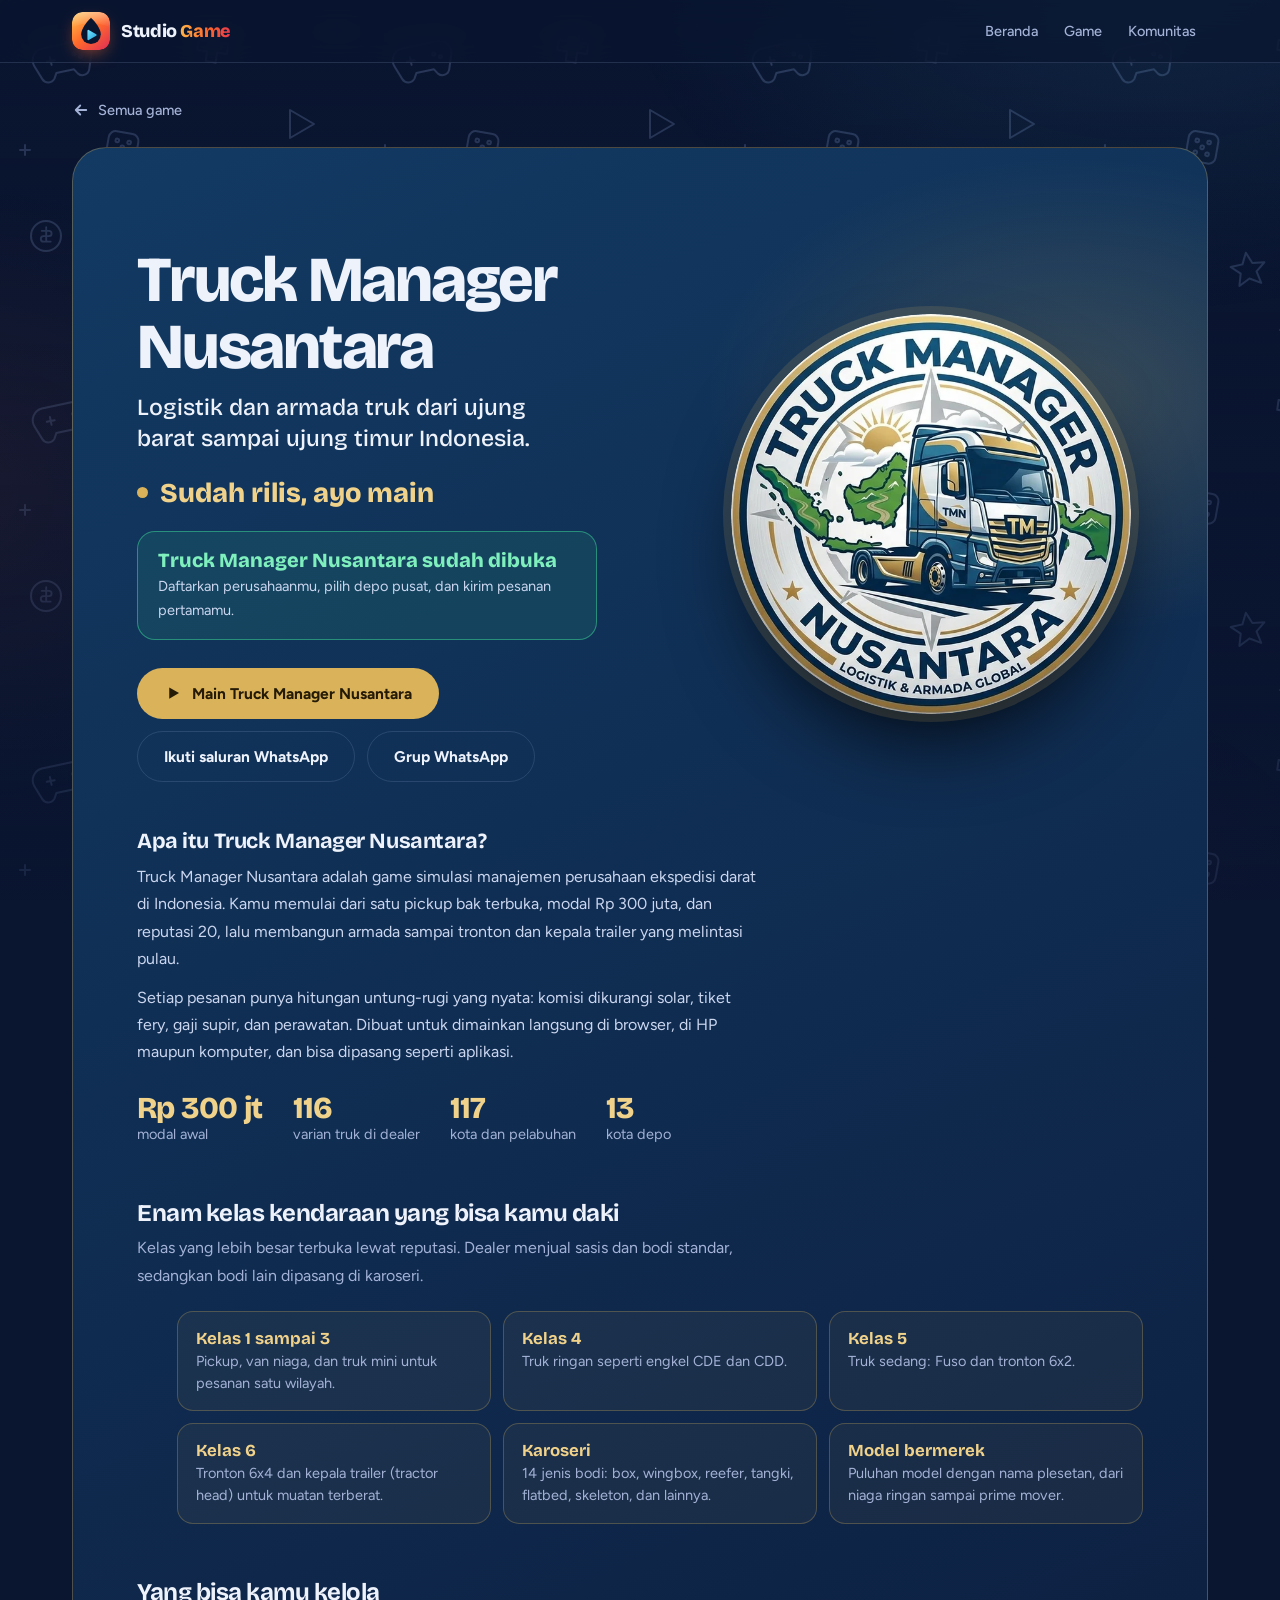
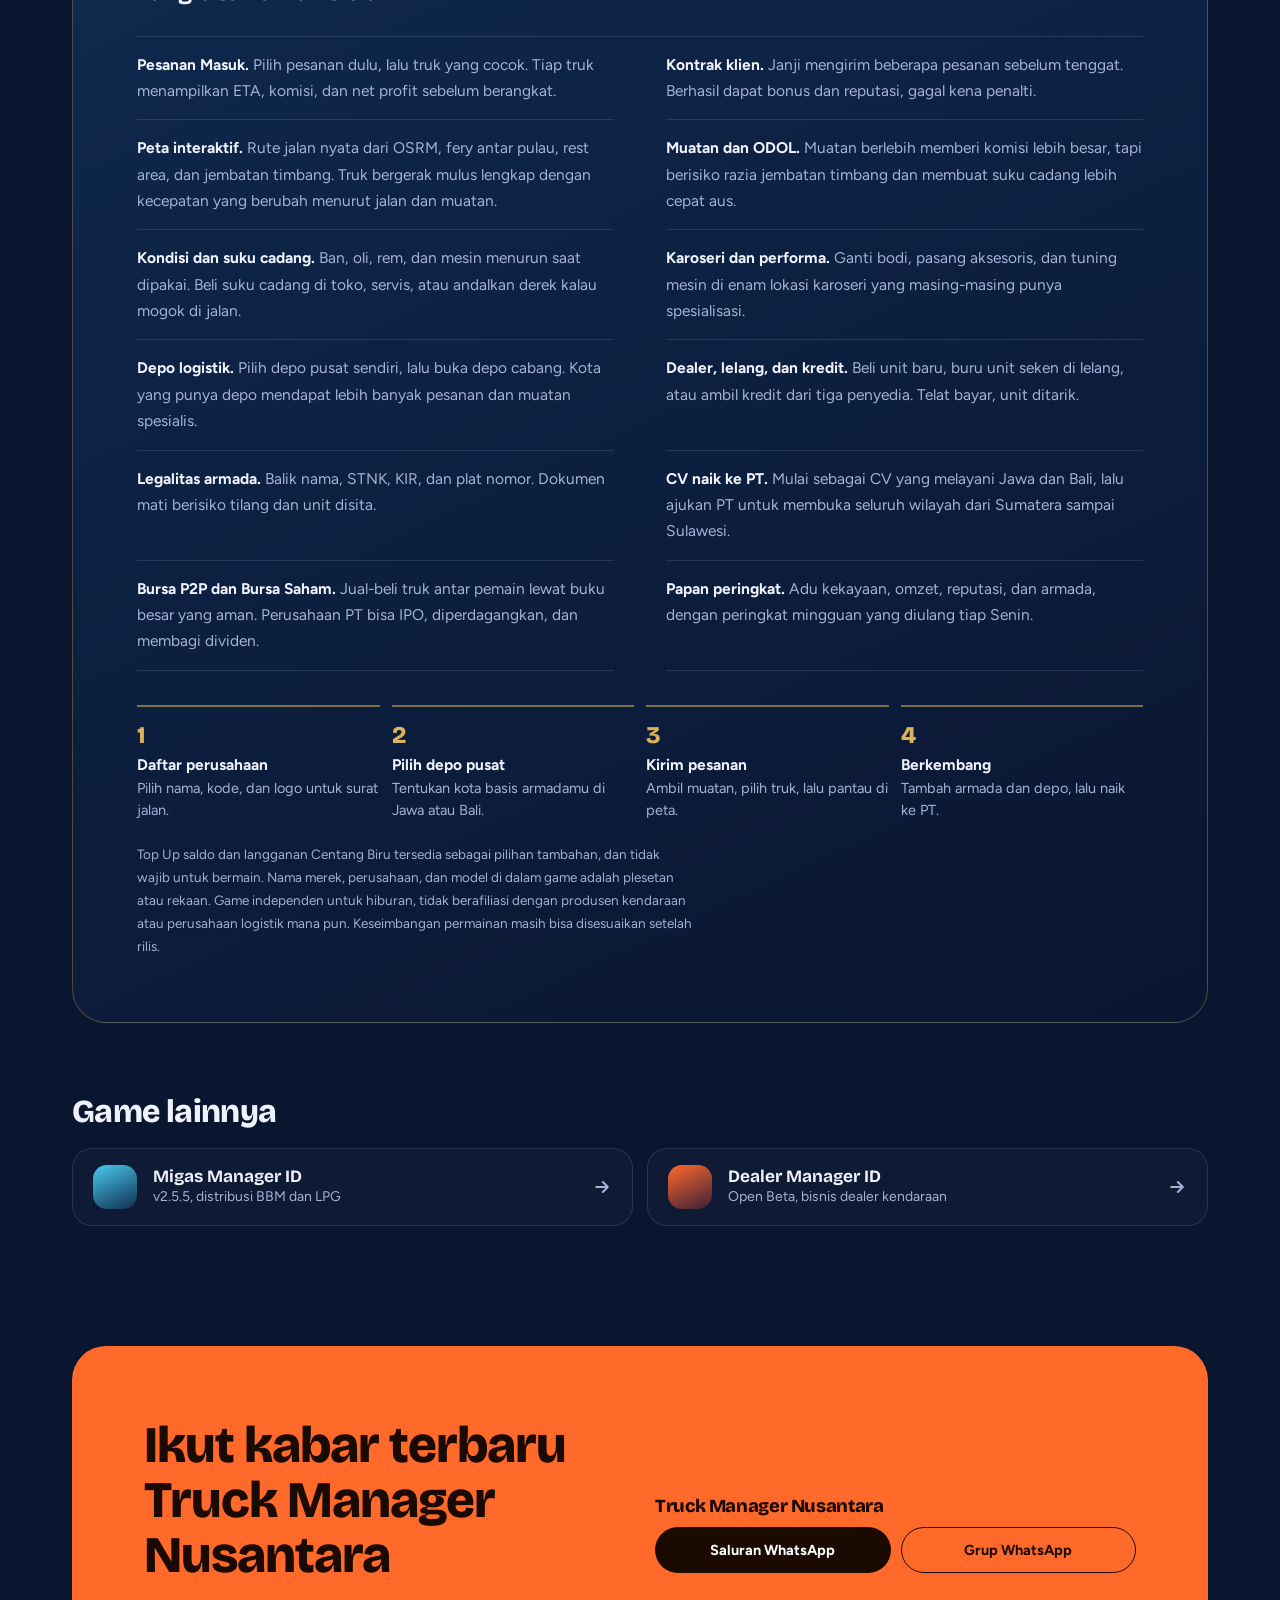
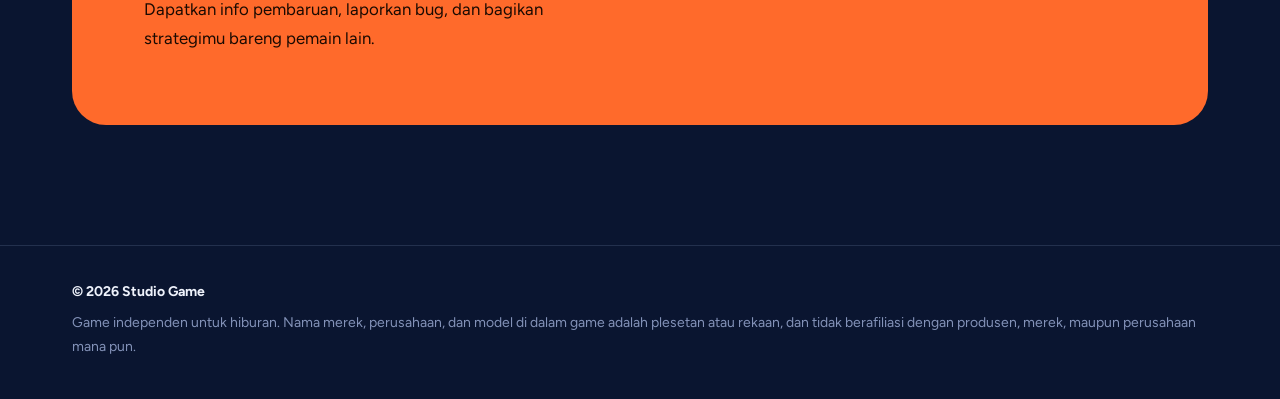
<file: truck/index.html>
<!DOCTYPE html>
<html lang="id">
<head>
<meta charset="UTF-8">
<meta name="viewport" content="width=device-width, initial-scale=1, viewport-fit=cover">
<title>Truck Manager Nusantara | Studio Game</title>
<meta name="description" content="Truck Manager Nusantara: game simulasi ekspedisi dan armada truk Indonesia dari Studio Game. Cek jadwal rilis dan statusnya di sini.">
<meta name="robots" content="index, follow">
<meta property="og:type" content="website">
<meta property="og:title" content="Truck Manager Nusantara | Studio Game">
<meta property="og:description" content="Kelola armada truk, rute, dan pengiriman dari Sumatera sampai Sulawesi.">
<meta property="og:image" content="../assets/truck-logo.webp">
<meta name="twitter:card" content="summary">
<meta name="theme-color" content="#0a1530">
<link rel="icon" href="../assets/favicon.svg" type="image/svg+xml">
<link rel="apple-touch-icon" href="../assets/apple-touch-icon.png">
<link rel="preconnect" href="https://fonts.googleapis.com">
<link rel="preconnect" href="https://fonts.gstatic.com" crossorigin>
<link href="https://fonts.googleapis.com/css2?family=Bricolage+Grotesque:opsz,wght@12..96,500..800&family=Figtree:wght@400;500;700&display=swap" rel="stylesheet">
<link rel="stylesheet" href="../css/style.css">
<script src="../js/boot.js"></script>
<script>document.documentElement.classList.add("tmn-pending");setTimeout(function(){document.documentElement.classList.remove("tmn-pending")},4000)</script>
</head>
<body>
<div class="prog" id="prog" aria-hidden="true"></div>

<header>
  <div class="wrap hd">
    <a class="brand" href="../" aria-label="Studio Game, ke beranda"><img src="../assets/favicon.svg" alt=""><span>Studio <em>Game</em></span></a>
    <nav aria-label="Menu utama"><a href="../">Beranda</a><a href="../#game">Game</a><a href="#komunitas">Komunitas</a></nav>
  </div>
</header>

<main>
<section class="detail">
  <div class="wrap">
    <a class="back" href="../#game"><svg viewBox="0 0 24 24" fill="none" stroke="currentColor" stroke-width="2.4" stroke-linecap="round" stroke-linejoin="round"><path d="M19 12H5M11 6l-6 6 6 6"/></svg>Semua game</a>
    <article class="game truck" id="truck">
      <div class="thero">
        <div>
          <div class="gh"><h1 class="h3" data-scramble>Truck Manager Nusantara</h1></div>
          <p class="tagline">Logistik dan armada truk dari ujung barat sampai ujung timur Indonesia.</p>
          <span class="soon-big" data-show="wait"><i></i>Rilis&nbsp;<span data-tx="dateTime"></span></span>
          <span class="soon-big" data-show="dev"><i></i>Sedang dalam pembuatan</span>
          <span class="soon-big" data-show="live"><i></i>Sudah rilis, ayo main</span>

          <div class="cd" data-show="wait" data-countdown role="timer" aria-label="Hitung mundur rilis Truck Manager Nusantara">
            <span class="cd-l">Rilis dalam</span>
            <div class="cd-g">
              <div><b data-u="d">00</b><span>hari</span></div>
              <div><b data-u="h">00</b><span>jam</span></div>
              <div><b data-u="m">00</b><span>menit</span></div>
              <div><b data-u="s">00</b><span>detik</span></div>
            </div>
            <p class="cd-w"><span data-tx="dateLong"></span>. Waktu mengikuti jam perangkatmu.</p>
          </div>
          <div class="cd-live" data-show="dev"><b>Sedang dalam pembuatan</b><span>Truck Manager Nusantara masih disiapkan. Jadwal rilis akan diumumkan di sini dan di saluran WhatsApp.</span></div>
          <div class="cd-live" data-show="live" role="status"><b>Truck Manager Nusantara sudah dibuka</b><span>Daftarkan perusahaanmu, pilih depo pusat, dan kirim pesanan pertamamu.</span></div>
          <p class="cd-note" data-tx="note" data-hide-empty hidden></p>

          <div class="acts">
            <a class="btn btn-gold" data-show="live" data-href="playUrl" href="https://truck-manajer-nusantara.web.app" target="_blank" rel="noopener"><svg viewBox="0 0 24 24" fill="currentColor"><path d="M7 4.5v15l13-7.5z"/></svg>Main Truck Manager Nusantara</a>
            <span class="btn btn-off" data-show="wait dev" aria-disabled="true">Belum bisa dimainkan</span>
            <a class="btn btn-g" href="https://whatsapp.com/channel/0029Vb9nWaJLY6dBSWtz0R0m" target="_blank" rel="noopener">Ikuti saluran WhatsApp</a>
            <a class="btn btn-g" href="https://chat.whatsapp.com/LTK849iTeHGIGVqGU6juSq" target="_blank" rel="noopener">Grup WhatsApp</a>
          </div>
        </div>
        <div class="tlogo"><img src="../assets/truck-logo.webp" width="640" height="640" alt="Logo Truck Manager Nusantara: truk dengan peta Indonesia di dalam lingkaran"></div>
      </div>

      <div class="cols one">
        <div class="what">
          <h4>Apa itu Truck Manager Nusantara?</h4>
          <p>Truck Manager Nusantara adalah game simulasi manajemen perusahaan ekspedisi darat di Indonesia. Kamu memulai dari satu pickup bak terbuka, modal Rp 300 juta, dan reputasi 20, lalu membangun armada sampai tronton dan kepala trailer yang melintasi pulau.</p>
          <p>Setiap pesanan punya hitungan untung-rugi yang nyata: komisi dikurangi solar, tiket fery, gaji supir, dan perawatan. Dibuat untuk dimainkan langsung di browser, di HP maupun komputer, dan bisa dipasang seperti aplikasi.</p>
          <ul class="facts">
            <li><b>Rp 300 jt</b>modal awal</li>
            <li><b>116</b>varian truk di dealer</li>
            <li><b>117</b>kota dan pelabuhan</li>
            <li><b>13</b>kota depo</li>
          </ul>
        </div>
      </div>

      <h4 class="sub" data-scramble>Enam kelas kendaraan yang bisa kamu daki</h4>
      <p class="tiers-p">Kelas yang lebih besar terbuka lewat reputasi. Dealer menjual sasis dan bodi standar, sedangkan bodi lain dipasang di karoseri.</p>
      <ul class="fleet-grid">
        <li><b>Kelas 1 sampai 3</b>Pickup, van niaga, dan truk mini untuk pesanan satu wilayah.</li>
        <li><b>Kelas 4</b>Truk ringan seperti engkel CDE dan CDD.</li>
        <li><b>Kelas 5</b>Truk sedang: Fuso dan tronton 6x2.</li>
        <li><b>Kelas 6</b>Tronton 6x4 dan kepala trailer (tractor head) untuk muatan terberat.</li>
        <li><b>Karoseri</b>14 jenis bodi: box, wingbox, reefer, tangki, flatbed, skeleton, dan lainnya.</li>
        <li><b>Model bermerek</b>Puluhan model dengan nama plesetan, dari niaga ringan sampai prime mover.</li>
      </ul>

      <h4 class="sub" data-scramble>Yang bisa kamu kelola</h4>
      <ul class="feat feat-grid">
        <li><b>Pesanan Masuk.</b> Pilih pesanan dulu, lalu truk yang cocok. Tiap truk menampilkan ETA, komisi, dan net profit sebelum berangkat.</li>
        <li><b>Kontrak klien.</b> Janji mengirim beberapa pesanan sebelum tenggat. Berhasil dapat bonus dan reputasi, gagal kena penalti.</li>
        <li><b>Peta interaktif.</b> Rute jalan nyata dari OSRM, fery antar pulau, rest area, dan jembatan timbang. Truk bergerak mulus lengkap dengan kecepatan yang berubah menurut jalan dan muatan.</li>
        <li><b>Muatan dan ODOL.</b> Muatan berlebih memberi komisi lebih besar, tapi berisiko razia jembatan timbang dan membuat suku cadang lebih cepat aus.</li>
        <li><b>Kondisi dan suku cadang.</b> Ban, oli, rem, dan mesin menurun saat dipakai. Beli suku cadang di toko, servis, atau andalkan derek kalau mogok di jalan.</li>
        <li><b>Karoseri dan performa.</b> Ganti bodi, pasang aksesoris, dan tuning mesin di enam lokasi karoseri yang masing-masing punya spesialisasi.</li>
        <li><b>Depo logistik.</b> Pilih depo pusat sendiri, lalu buka depo cabang. Kota yang punya depo mendapat lebih banyak pesanan dan muatan spesialis.</li>
        <li><b>Dealer, lelang, dan kredit.</b> Beli unit baru, buru unit seken di lelang, atau ambil kredit dari tiga penyedia. Telat bayar, unit ditarik.</li>
        <li><b>Legalitas armada.</b> Balik nama, STNK, KIR, dan plat nomor. Dokumen mati berisiko tilang dan unit disita.</li>
        <li><b>CV naik ke PT.</b> Mulai sebagai CV yang melayani Jawa dan Bali, lalu ajukan PT untuk membuka seluruh wilayah dari Sumatera sampai Sulawesi.</li>
        <li><b>Bursa P2P dan Bursa Saham.</b> Jual-beli truk antar pemain lewat buku besar yang aman. Perusahaan PT bisa IPO, diperdagangkan, dan membagi dividen.</li>
        <li><b>Papan peringkat.</b> Adu kekayaan, omzet, reputasi, dan armada, dengan peringkat mingguan yang diulang tiap Senin.</li>
      </ul>

      <ol class="steps">
        <li><b>Daftar perusahaan</b>Pilih nama, kode, dan logo untuk surat jalan.</li>
        <li><b>Pilih depo pusat</b>Tentukan kota basis armadamu di Jawa atau Bali.</li>
        <li><b>Kirim pesanan</b>Ambil muatan, pilih truk, lalu pantau di peta.</li>
        <li><b>Berkembang</b>Tambah armada dan depo, lalu naik ke PT.</li>
      </ol>

      <p class="note">Top Up saldo dan langganan Centang Biru tersedia sebagai pilihan tambahan, dan tidak wajib untuk bermain. Nama merek, perusahaan, dan model di dalam game adalah plesetan atau rekaan. Game independen untuk hiburan, tidak berafiliasi dengan produsen kendaraan atau perusahaan logistik mana pun. Keseimbangan permainan masih bisa disesuaikan setelah rilis.</p>
    </article>

    <div class="others">
      <h2>Game lainnya</h2>
      <div class="olist">
        <a class="olink" href="../migas/"><span class="dot" style="background:linear-gradient(155deg,#4cc9f0,#0d3050)"></span><div><b>Migas Manager ID</b><span>v2.5.5, distribusi BBM dan LPG</span></div><svg viewBox="0 0 24 24" fill="none" stroke="currentColor" stroke-width="2.4" stroke-linecap="round" stroke-linejoin="round"><path d="M5 12h14M13 6l6 6-6 6"/></svg></a>
        <a class="olink" href="../dealer/"><span class="dot" style="background:linear-gradient(155deg,#ff6a2b,#3b2038)"></span><div><b>Dealer Manager ID</b><span>Open Beta, bisnis dealer kendaraan</span></div><svg viewBox="0 0 24 24" fill="none" stroke="currentColor" stroke-width="2.4" stroke-linecap="round" stroke-linejoin="round"><path d="M5 12h14M13 6l6 6-6 6"/></svg></a>
      </div>
    </div>
  </div>
</section>

<section id="komunitas">
  <div class="wrap">
    <div class="join">
      <div><h2>Ikut kabar terbaru Truck Manager Nusantara</h2><p>Dapatkan info pembaruan, laporkan bug, dan bagikan strategimu bareng pemain lain.</p></div>
      <div class="groups">
        <div>
          <h3>Truck Manager Nusantara</h3>
          <div class="links">
            <a class="btn" href="https://whatsapp.com/channel/0029Vb9nWaJLY6dBSWtz0R0m" target="_blank" rel="noopener">Saluran WhatsApp</a>
            <a class="btn alt" href="https://chat.whatsapp.com/LTK849iTeHGIGVqGU6juSq" target="_blank" rel="noopener">Grup WhatsApp</a>
          </div>
        </div>
      </div>
    </div>
  </div>
</section>
</main>

<footer><div class="wrap">
  <div><strong>&copy; <span id="yr">2026</span> Studio Game</strong></div>
  <div>Game independen untuk hiburan. Nama merek, perusahaan, dan model di dalam game adalah plesetan atau rekaan, dan tidak berafiliasi dengan produsen, merek, maupun perusahaan mana pun.</div>
</div></footer>

<script src="../js/fx.js"></script>
<script src="../js/main.js"></script>
<script src="../js/release.js"></script>
</body>
</html>
</file>
<file: css/style.css>
/* Studio Game: gaya utama. Urutan: token, dasar, intro, header, hero, bagian umum, kartu game, tentang, komunitas, footer. */
:root{--ink:#0a1530;--ink2:#101f45;--ink3:#18295c;--line:rgba(190,208,255,.14);--paper:#eef2fb;--mute:#a3b2d6;--orange:#ff6a2b;--aqua:#4cc9f0;--red:#e5384f;color-scheme:dark}
*{box-sizing:border-box}
html{scroll-behavior:smooth;scroll-padding-top:76px;background:var(--ink)}
html.lock{overflow:hidden}
body{margin:0;background:transparent;position:relative;color:var(--paper);font:16px/1.7 'Figtree',system-ui,-apple-system,'Segoe UI',sans-serif;overflow-x:hidden;padding:env(safe-area-inset-top,0) 0 env(safe-area-inset-bottom,0)}
h1,h2,h3,h4{font-family:'Bricolage Grotesque','Figtree',system-ui,sans-serif;margin:0;line-height:1.08;letter-spacing:-.02em}
p{margin:0}
a{color:inherit}
:focus-visible{outline:3px solid var(--aqua);outline-offset:3px;border-radius:6px}
.wrap{max-width:1180px;margin:0 auto;padding:0 22px}

/* ===== bar progres scroll ===== */
.prog{position:fixed;top:0;left:0;right:0;height:3px;z-index:60;background:linear-gradient(90deg,var(--aqua),var(--orange));transform:scaleX(0);transform-origin:left;pointer-events:none}

/* ===== INTRO: kota 3D tumbuh ===== */
.intro{display:none}
.lock .intro,.intro.on{display:block;position:fixed;inset:0;z-index:100;background:var(--ink);transition:opacity .9s ease,visibility 0s .9s}
.intro.open{opacity:0;visibility:hidden;pointer-events:none}
.intro canvas{position:absolute;inset:0;width:100%;height:100%;display:block;transition:transform 1.2s cubic-bezier(.2,.7,.2,1)}
.intro.open canvas{transform:scale(1.07)}
.hud{position:absolute;left:0;right:0;top:clamp(70px,12vh,140px);z-index:3;text-align:center;padding:0 22px;pointer-events:none}
.ttl{font:800 clamp(2.3rem,8.5vw,4.8rem)/1 'Bricolage Grotesque',sans-serif;letter-spacing:-.03em;opacity:0;transform:translateY(14px);transition:opacity 1s ease,transform 1.2s cubic-bezier(.2,.8,.2,1)}
.ttl.show{opacity:1;transform:none}
.bar{width:clamp(120px,22vw,180px);height:2px;margin:22px auto 0;background:rgba(190,208,255,.16);border-radius:2px;overflow:hidden}
.bar i{display:block;height:100%;background:linear-gradient(90deg,var(--aqua),var(--orange));transform:scaleX(0);transform-origin:left}
.skip{position:absolute;z-index:5;bottom:calc(20px + env(safe-area-inset-bottom,0px));right:clamp(16px,4vw,44px);background:rgba(10,21,48,.6);border:1px solid var(--line);color:var(--mute);font:500 14px 'Figtree',sans-serif;padding:8px 18px;border-radius:99px;cursor:pointer}
.skip:hover{color:#fff;border-color:var(--mute)}

/* ===== HEADER ===== */
header{position:fixed;top:0;left:0;right:0;z-index:50;padding-top:env(safe-area-inset-top,0px);background:rgba(10,21,48,.68);backdrop-filter:blur(14px);-webkit-backdrop-filter:blur(14px);border-bottom:1px solid var(--line)}
.hd{display:flex;align-items:center;justify-content:space-between;height:62px}
.brand{display:flex;align-items:center;gap:11px;text-decoration:none;font:800 18px 'Bricolage Grotesque',sans-serif;letter-spacing:-.01em}
.brand img{width:34px;height:34px;display:block}
nav{display:flex;gap:2px}
nav a{text-decoration:none;color:var(--mute);font-size:14.5px;font-weight:500;padding:8px 12px;border-radius:99px;transition:color .2s,background .2s}
nav a:hover{color:#fff;background:rgba(255,255,255,.07)}

/* ===== HERO ===== */
.hero{position:relative;min-height:100svh;display:flex;align-items:center;padding:calc(62px + 36px) 0 56px;overflow:hidden}
.hero:before{content:"";position:absolute;inset:0;background:radial-gradient(760px 480px at 78% 45%,rgba(76,201,240,.10),transparent 65%),radial-gradient(560px 380px at 8% 85%,rgba(255,106,43,.10),transparent 65%);pointer-events:none}
.globe-wrap{position:absolute;inset:0;pointer-events:none;z-index:1}
.globe-wrap canvas{width:100%;height:100%;display:block}
.js .globe-wrap{opacity:0;transition:opacity 1.4s ease}
.ready .globe-wrap{opacity:1}
.hero .wrap{position:relative;z-index:2;width:100%}
.hero h1{font-size:clamp(2.5rem,5.4vw,4.7rem);font-weight:800;max-width:12ch;letter-spacing:-.035em;line-height:.98}
.lead{font-size:clamp(1.05rem,2vw,1.26rem);color:var(--mute);max-width:44ch;margin-top:26px}
.cta{display:flex;flex-wrap:wrap;gap:12px;margin-top:32px}
.status{display:flex;flex-wrap:wrap;gap:10px 26px;margin-top:34px;font-size:14.5px;color:var(--mute)}
.status span{display:inline-flex;align-items:center;gap:10px}
.status i{width:9px;height:9px;border-radius:50%;background:#3ddc97}
.status .o i{background:var(--orange)}
.btn{display:inline-flex;align-items:center;gap:10px;font:700 15.5px 'Figtree',sans-serif;text-decoration:none;padding:15px 26px;border-radius:99px;border:1.5px solid transparent;transition:transform .18s,background .2s,border-color .2s,box-shadow .2s}
.btn:hover{transform:translateY(-2px)}
.btn svg{width:18px;height:18px;flex:none}
.btn-o{background:var(--orange);color:#1a0a02}
.btn-o:hover{background:#ff7f47;box-shadow:0 12px 34px -10px rgba(255,106,43,.8)}
.btn-a{border-color:var(--aqua);color:var(--aqua)}
.btn-a:hover{background:rgba(76,201,240,.12);box-shadow:0 12px 34px -12px rgba(76,201,240,.7)}
.btn-g{border-color:var(--line);color:var(--paper)}
.btn-g:hover{border-color:var(--mute)}
.js [data-in]{opacity:0;transform:translateY(14px)}
.ready [data-in]{opacity:1;transform:none;transition:opacity .8s ease,transform .8s cubic-bezier(.2,.8,.2,1);transition-delay:var(--d,.3s)}
@media(max-width:899px){.globe-wrap{opacity:.55!important}.hero{align-items:flex-start;padding-top:calc(62px + 56px)}.hero h1{max-width:9ch}}

/* ===== BAGIAN UMUM ===== */
section{padding:clamp(64px,10vw,120px) 0 0}
.sec-h{max-width:640px;margin-bottom:clamp(28px,5vw,52px)}
.sec-h h2{font-size:clamp(2rem,5vw,3.5rem);font-weight:800}
.sec-h p{color:var(--mute);margin-top:14px;font-size:1.08rem}
.js [data-scramble]{opacity:0;transform:translateY(12px)}
.js [data-scramble].sc{opacity:1;transform:none;transition:opacity .7s ease,transform .8s cubic-bezier(.2,.8,.2,1)}

/* ===== KARTU GAME ===== */
.game{position:relative;border-radius:34px;border:1px solid var(--line);padding:clamp(26px,5vw,64px);overflow:hidden;margin-bottom:28px;isolation:isolate}
.game>*{position:relative}
.game:before{content:"";position:absolute;inset:0;z-index:-1;background:radial-gradient(520px circle at var(--mx,50%) var(--my,0%),rgba(255,255,255,.075),transparent 62%);opacity:0;transition:opacity .4s;pointer-events:none}
.game:hover:before{opacity:1}
.migas{background:url(../assets/art-migas.svg) right bottom/min(118%,880px) auto no-repeat,radial-gradient(420px 260px at 88% 8%,rgba(255,106,43,.16),transparent 70%),linear-gradient(155deg,#0d3050 0%,#0c1c40 58%,#0a1530 100%)}
.migas:after{content:"";position:absolute;inset:0;z-index:-1;pointer-events:none;background:linear-gradient(90deg,rgba(10,21,48,.55),transparent 62%)}
.dealer{background:linear-gradient(155deg,#3b2038 0%,#16214a 60%,#0a1530 100%)}
.gh{display:flex;flex-wrap:wrap;align-items:center;gap:14px 18px;margin-bottom:12px}
.gh h3{font-size:clamp(2.1rem,5.4vw,4rem);font-weight:800;letter-spacing:-.035em}
.tag{font:700 13.5px 'Figtree',sans-serif;padding:6px 14px;border-radius:99px;border:1.5px solid}
.migas .tag{color:var(--aqua);border-color:rgba(76,201,240,.55);background:rgba(76,201,240,.08)}
.dealer .tag{color:var(--orange);border-color:rgba(255,106,43,.6);background:rgba(255,106,43,.1)}
.tagline{font-size:clamp(1.1rem,2.2vw,1.45rem);max-width:30ch;line-height:1.35;font-family:'Bricolage Grotesque',sans-serif;font-weight:500}
.cols{display:grid;gap:clamp(28px,5vw,64px);margin-top:clamp(28px,4vw,48px)}
@media(min-width:900px){.cols{grid-template-columns:1.15fr .85fr;align-items:start}}
.cols.one{grid-template-columns:1fr}
.what h4{font-size:1.35rem;font-weight:700;margin-bottom:10px}
.what p{color:#cbd6ef;max-width:62ch}
.what p+p{margin-top:12px}
.facts{display:flex;flex-wrap:wrap;gap:12px 30px;margin:26px 0 0;padding:0;list-style:none}
.facts li{color:var(--mute);font-size:14.5px;line-height:1.35}
.facts b{display:block;font:800 1.9rem/1.1 'Bricolage Grotesque',sans-serif;color:var(--paper);letter-spacing:-.02em}
.feat{list-style:none;margin:30px 0 0;padding:0;border-top:1px solid var(--line)}
.feat li{padding:15px 0;border-bottom:1px solid var(--line);color:var(--mute);font-size:15.5px}
.feat b{color:var(--paper);font-weight:700}
.feat-grid{display:grid;column-gap:clamp(24px,4vw,56px)}
@media(min-width:900px){.feat-grid{grid-template-columns:1fr 1fr}}
.sub{font-size:1.5rem;font-weight:700;margin-top:clamp(34px,5vw,56px)}
.note{font-size:13.5px;color:#8392b8;margin-top:22px;max-width:62ch}
.acts{display:flex;flex-wrap:wrap;gap:12px;margin-top:28px}

/* event Sumpah Pemuda */
.evt{margin-top:clamp(30px,4vw,48px);border:1px solid rgba(229,56,79,.45);background:linear-gradient(100deg,rgba(229,56,79,.16),rgba(229,56,79,.03) 60%,transparent);border-radius:22px;padding:clamp(20px,3vw,32px);display:grid;gap:16px 40px}
@media(min-width:900px){.evt{grid-template-columns:.9fr 1.1fr;align-items:center}}
.evt h4{font-size:clamp(1.4rem,3vw,2rem);font-weight:800}
.evt .when{margin-top:8px;color:#ffb3bd;font-weight:700}
.evt p{color:#d6def2;font-size:15.5px}
.evt p+p{margin-top:10px}
.evt .new{display:inline-block;background:var(--red);color:#fff;font:800 12.5px 'Figtree',sans-serif;padding:3px 10px;border-radius:99px;margin-bottom:10px}

/* contoh surat jalan (Migas), miring 3D saat disentuh */
.sj{position:relative;background:#eef2fb;color:#0a1530;border-radius:18px;padding:22px 24px 24px;box-shadow:0 30px 60px -30px #000;transform:rotate(1.6deg);max-width:420px;transition:transform .18s ease-out;will-change:transform;overflow:hidden}
.sj:after{content:"";position:absolute;inset:0;border-radius:inherit;background:radial-gradient(circle at var(--gx,50%) var(--gy,0%),rgba(76,201,240,.45),transparent 55%);opacity:0;transition:opacity .3s;pointer-events:none}
.sj:hover:after{opacity:.6}
.sj-h{display:flex;justify-content:space-between;align-items:baseline;border-bottom:2px dashed #b9c5e6;padding-bottom:12px}
.sj-h b{font:800 1.3rem 'Bricolage Grotesque',sans-serif}
.sj-h span{font-size:12.5px;color:#5a6a95}
.sj dl{display:grid;grid-template-columns:auto 1fr;gap:9px 18px;margin:16px 0 0;font-size:15px}
.sj dt{color:#5a6a95}
.sj dd{margin:0;font-weight:700}
.sj-f{margin-top:22px;padding-top:14px;border-top:1px solid #c9d3ee;font-size:13px;color:#5a6a95;display:flex;justify-content:space-between;align-items:flex-end}
.sj-f svg{width:92px;height:28px}
.stamp{position:absolute;right:22px;bottom:62px;border:3px solid #0d9b6b;color:#0d9b6b;font:800 1rem 'Bricolage Grotesque',sans-serif;padding:3px 12px;border-radius:8px;transform:rotate(-10deg);opacity:.85}
.steps{list-style:none;counter-reset:s;margin:34px 0 0;padding:0;display:grid;gap:12px}
@media(min-width:700px){.steps{grid-template-columns:repeat(4,1fr)}}
.steps li{counter-increment:s;padding-top:14px;border-top:2px solid rgba(76,201,240,.5);font-size:14.5px;color:var(--mute);line-height:1.5}
.steps li:before{content:counter(s);display:block;font:800 1.5rem 'Bricolage Grotesque',sans-serif;color:var(--aqua);margin-bottom:4px}
.steps b{display:block;color:var(--paper);font-size:15.5px;margin-bottom:2px}

/* tangga tier (Dealer) */
.tiers{list-style:none;margin:22px 0 0;padding:0;display:grid;gap:10px}
.tiers li{--i:0;margin-left:calc(var(--i)*clamp(0px,2.8vw,40px));display:grid;grid-template-columns:auto 1fr auto;grid-template-areas:"n t r";gap:6px 18px;align-items:center;padding:16px 20px;border-radius:16px;border:1px solid rgba(255,106,43,.28);background:color-mix(in srgb,var(--orange) calc(5% + var(--i)*3.2%),transparent)}
.tn{grid-area:n;font:800 .95rem 'Bricolage Grotesque',sans-serif;color:var(--orange);min-width:3.6em}
.tt{grid-area:t}
.tt h4{font-size:1.12rem;font-weight:700;letter-spacing:-.01em}
.tt p{font-size:14.5px;color:var(--mute);line-height:1.5;margin-top:2px}
.rep{grid-area:r;font-size:13px;color:var(--mute);white-space:nowrap}
@media(max-width:640px){.tiers li{grid-template-columns:1fr auto;grid-template-areas:"n r" "t t"}}
.js .tiers li{opacity:0;transform:translateX(-12px);transition:opacity .7s ease,transform .8s cubic-bezier(.2,.8,.2,1);transition-delay:calc(var(--i)*.07s)}
.js .tiers.on li{opacity:1;transform:none}
.tiers-p{color:var(--mute);margin-top:8px;max-width:60ch}


/* ===== KARTU GAME DI BERANDA & HALAMAN DETAIL ===== */
.gcards{display:grid;gap:22px}
@media(min-width:900px){.gcards{grid-template-columns:1fr 1fr}}
.gcard{margin-bottom:0;display:flex;flex-direction:column;padding:clamp(24px,4vw,44px);transition:border-color .25s,transform .25s}
.gcard:hover{border-color:rgba(190,208,255,.34);transform:translateY(-3px)}
.gcard .gh h3{font-size:clamp(1.9rem,4vw,2.8rem)}
.gcard .tagline{max-width:none}
.gdesc{color:#cbd6ef;margin-top:16px;max-width:52ch}
.gcard .facts{margin-top:22px}
.gcard .new{align-self:flex-start;background:var(--red);color:#fff;font:800 12.5px 'Figtree',sans-serif;padding:4px 12px;border-radius:99px;margin-top:22px}
.gcard .acts{position:static;margin-top:auto;padding-top:28px}
.gcard .more{position:static}
.gcard .more:after{content:"";position:absolute;inset:0;z-index:1;border-radius:inherit}
.gcard .more svg{transition:transform .2s}
.gcard:hover .more svg{transform:translateX(4px)}
.gcard .btn-main{position:relative;z-index:2}
.detail{padding-top:calc(62px + 28px)}
.back{display:inline-flex;align-items:center;gap:8px;color:var(--mute);text-decoration:none;font-weight:500;font-size:14.5px;padding:8px 14px 8px 10px;margin:0 0 16px -10px;border-radius:99px;transition:color .2s,background .2s}
.back:hover{color:#fff;background:rgba(255,255,255,.07)}
.back svg{width:18px;height:18px}
.detail .game{margin-bottom:0}

/* ===== TENTANG & TIM ===== */
.about{display:grid;gap:clamp(28px,5vw,64px)}
@media(min-width:900px){.about{grid-template-columns:1fr 1fr;align-items:start}}
.about p{color:#cbd6ef;max-width:56ch}
.about p+p{margin-top:14px}
.team{list-style:none;margin:0;padding:0}
.team li{display:flex;align-items:center;gap:18px;padding:18px 0;border-bottom:1px solid var(--line)}
.team li:first-child{border-top:1px solid var(--line)}
.av{flex:none;width:52px;height:52px;border-radius:50%;display:grid;place-items:center;font:800 1.15rem 'Bricolage Grotesque',sans-serif}
.team li:nth-child(1) .av{background:var(--orange);color:#1a0a02}
.team li:nth-child(2) .av{background:var(--aqua);color:#04202b}
.team b{display:block;font:700 1.15rem 'Bricolage Grotesque',sans-serif}
.team span{color:var(--mute);font-size:15px}

/* ===== KOMUNITAS ===== */
.join{border-radius:34px;padding:clamp(28px,6vw,72px);background:var(--orange);color:#1a0a02;display:grid;gap:30px}
@media(min-width:900px){.join{grid-template-columns:1fr 1fr;align-items:center}}
.join h2{font-size:clamp(1.9rem,4.6vw,3.2rem);font-weight:800}
.join p{margin-top:12px;max-width:44ch;font-size:1.05rem}
.groups{display:grid;gap:22px}
.groups h3{font-size:1.15rem;font-weight:800;margin-bottom:10px}
.links{display:grid;gap:10px}
@media(min-width:520px){.links{grid-template-columns:1fr 1fr}}
.join .btn{background:#1a0a02;color:#fff;justify-content:center;padding:13px 18px;font-size:14.5px;text-align:center}
.join .btn:hover{background:#2c1407;box-shadow:none}
.join .btn.alt{background:transparent;color:#1a0a02;border-color:#1a0a02}
.join .btn.alt:hover{background:rgba(26,10,2,.1)}

footer{margin-top:clamp(64px,10vw,120px);border-top:1px solid var(--line);padding:34px 0 calc(40px + env(safe-area-inset-bottom,0px));color:#8392b8;font-size:14px}
footer .wrap{display:grid;gap:8px}
footer strong{color:var(--paper);font-weight:700}

@media(max-width:560px){nav a{padding:8px 9px;font-size:14px}.brand span{display:none}}
@media(prefers-reduced-motion:reduce){
 *,*:before,*:after{animation:none!important;transition:none!important}
 .js [data-in],.js .tiers li,.js [data-scramble]{transform:none;opacity:1}
 .js .globe-wrap{opacity:1;transform:none}
}

/* ===== v2.4: TRUCK MANAGER NUSANTARA, SKIP LINK, NAVIGASI ANTAR GAME ===== */
:root{--gold:#d9b25a;--gold2:#f0d28a;--navy2:#123a63;--leaf:#4aa65a}
.skip-link{position:fixed;left:16px;top:-60px;z-index:200;background:var(--paper);color:var(--ink);font-weight:700;padding:10px 18px;border-radius:99px;text-decoration:none;transition:top .2s}
.skip-link:focus{top:calc(12px + env(safe-area-inset-top,0px))}
header{transition:background .3s,border-color .3s}
header.sc{background:rgba(8,17,40,.92);border-bottom-color:rgba(190,208,255,.22)}
nav a[aria-current]{color:#fff;background:rgba(255,255,255,.09)}
nav a.on{color:#fff}

/* tema Truck: navy logo + emas */
.truck{background:radial-gradient(520px 340px at 88% 10%,rgba(217,178,90,.20),transparent 70%),linear-gradient(155deg,#123a63 0%,#0e2548 56%,#0a1530 100%);border-color:rgba(217,178,90,.32)}
.truck .tag{color:var(--gold2);border-color:rgba(217,178,90,.6);background:rgba(217,178,90,.1)}
.tag.soon{display:inline-flex;align-items:center;gap:8px}
.tag.soon i{width:8px;height:8px;border-radius:50%;background:var(--gold);animation:blink 1.8s ease-in-out infinite}
@keyframes blink{50%{opacity:.25}}
.btn-gold{background:var(--gold);color:#241a05}
.btn-gold:hover{background:var(--gold2);box-shadow:0 12px 34px -10px rgba(217,178,90,.75)}
.btn-off{border-color:var(--line);color:var(--mute);cursor:not-allowed;background:rgba(255,255,255,.03)}
.btn-off:hover{transform:none}
.status .g i{background:var(--gold)}

/* kartu lebar di beranda */
@media(min-width:900px){.gcard.wide{grid-column:1/-1;display:grid;grid-template-columns:minmax(220px,300px) 1fr;gap:clamp(28px,5vw,64px);align-items:center}}
.tlogo{display:grid;place-items:center;justify-self:center;width:min(100%,300px)}
.tlogo img{width:100%;height:auto;aspect-ratio:1;display:block;border-radius:50%;box-shadow:0 0 0 6px rgba(217,178,90,.14),0 30px 70px -26px rgba(0,0,0,.85)}
@media(max-width:899px){.tlogo{width:min(70%,240px);margin-bottom:22px}}
.tbody{display:flex;flex-direction:column;min-width:0}
.gcard.wide .tagline{max-width:34ch}
.gcard.wide .acts{margin-top:0;padding-top:26px}

/* garis marka jalan: tanda "sedang dibuat" */
.road{display:flex;align-items:center;gap:14px;margin-top:24px;font-size:14px;color:var(--gold2);font-weight:700}
.road:after{content:"";flex:1;max-width:260px;height:6px;border-radius:3px;background:repeating-linear-gradient(90deg,var(--gold) 0 18px,transparent 18px 32px);background-size:32px 100%;animation:drive 1.4s linear infinite;opacity:.85}
@keyframes drive{to{background-position:32px 0}}

/* halaman detail Truck */
.thero{display:grid;gap:clamp(28px,5vw,64px);align-items:center;margin-top:clamp(18px,3vw,34px)}
@media(min-width:900px){.thero{grid-template-columns:1.1fr .9fr}}
.thero .tlogo{width:min(100%,400px);margin:0 auto}
.thero .tlogo img{box-shadow:0 0 0 8px rgba(217,178,90,.14),0 40px 90px -30px #000}
@media(max-width:899px){.thero .tlogo{order:-1;width:min(76%,300px);margin-bottom:0}}
.soon-big{display:inline-flex;align-items:center;gap:12px;font:800 clamp(1.2rem,3vw,1.7rem) 'Bricolage Grotesque',sans-serif;color:var(--gold2);margin-top:22px}
.soon-big i{width:11px;height:11px;border-radius:50%;background:var(--gold);animation:blink 1.8s ease-in-out infinite}
.plan{counter-reset:none}
.plan li b{color:var(--gold2)}
.truck .note{color:#9fb0d3}

/* ajakan ke game lain di halaman detail */
.others{margin-top:clamp(40px,6vw,72px)}
.others h2{font-size:clamp(1.4rem,3vw,2rem);font-weight:800;margin-bottom:18px}
.olist{display:grid;gap:14px}
@media(min-width:700px){.olist{grid-template-columns:1fr 1fr}}
.olink{position:relative;display:flex;align-items:center;gap:16px;padding:16px 20px;border:1px solid var(--line);border-radius:20px;text-decoration:none;background:rgba(255,255,255,.025);transition:border-color .2s,background .2s}
.olink:hover{border-color:rgba(190,208,255,.4);background:rgba(255,255,255,.05)}
.olink img{width:44px;height:44px;border-radius:50%;flex:none}
.olink .dot{width:44px;height:44px;border-radius:14px;flex:none}
.olink b{display:block;font:700 1.08rem 'Bricolage Grotesque',sans-serif}
.olink span{display:block;color:var(--mute);font-size:14px;line-height:1.4}
.olink svg{margin-left:auto;width:20px;height:20px;flex:none;color:var(--mute);transition:transform .2s}
.olink:hover svg{transform:translateX(4px)}
.soon-note{margin-top:12px;font-size:13.5px}
.gcard:focus-within{border-color:rgba(190,208,255,.4)}
.gh .h3{font-size:clamp(2.1rem,5.4vw,4rem);font-weight:800;letter-spacing:-.035em;line-height:1.05}
.mini{font:700 11.5px 'Figtree',sans-serif;border:1.5px solid currentColor;border-radius:99px;padding:2px 9px;margin-left:8px;vertical-align:middle;opacity:.75}
.join .btn.off{opacity:.45;cursor:not-allowed}
.join .btn.off:hover{background:transparent;transform:none}

/* ===== LATAR STUDIO GAME: pola ikon game melayang pelan + cahaya ===== */
html{background:#0a1530}
body:before{content:"";position:fixed;inset:0;z-index:-1;pointer-events:none;background:radial-gradient(900px 600px at 90% -5%,rgba(76,201,240,.10),transparent 60%),radial-gradient(700px 520px at -5% 55%,rgba(255,106,43,.09),transparent 60%),radial-gradient(800px 560px at 70% 108%,rgba(229,56,79,.07),transparent 60%),url(../assets/bg-games.svg);background-size:auto,auto,auto,360px 360px;animation:bgdrift 90s linear infinite}
body:after{content:"";position:fixed;inset:0;z-index:-1;pointer-events:none;background:linear-gradient(180deg,rgba(10,21,48,0) 0%,rgba(10,21,48,.55) 100%)}
@keyframes bgdrift{to{background-position:0 0,0 0,0 0,360px 360px}}
@media(prefers-reduced-motion:reduce){body:before{animation:none}}
.calm body:before{animation:none}

/* ===== LOGO ===== */
.brand img{width:38px;height:38px;border-radius:11px;box-shadow:0 6px 18px -6px rgba(255,106,43,.7)}
.brand span{letter-spacing:-.02em}
.brand span:after{content:"";}
.brand em{font-style:normal;background:linear-gradient(90deg,#ffb347,#ff6a2b 55%,#e5384f);-webkit-background-clip:text;background-clip:text;color:transparent}

/* ===== v2.5: HITUNG MUNDUR RILIS TRUCK MANAGER NUSANTARA ===== */
.cd{margin-top:26px;max-width:460px}
.cd-l{display:block;font:700 13.5px 'Figtree',sans-serif;color:var(--gold2);letter-spacing:.04em;text-transform:uppercase;margin-bottom:10px}
.cd-g{display:grid;grid-template-columns:repeat(4,1fr);gap:10px}
.cd-g div{padding:14px 6px 10px;text-align:center;border-radius:16px;border:1px solid rgba(217,178,90,.38);background:rgba(10,21,48,.55)}
.cd-g b{display:block;font:800 clamp(1.7rem,6vw,2.4rem)/1.05 'Bricolage Grotesque',sans-serif;color:var(--paper);font-variant-numeric:tabular-nums;letter-spacing:-.02em}
.cd-g span{display:block;margin-top:4px;font-size:12.5px;color:var(--mute)}
.cd-w{margin-top:10px;font-size:13.5px;color:#9fb0d3}
.cd.sm{margin-top:18px;max-width:380px}
.cd.sm .cd-g b{font-size:clamp(1.3rem,5vw,1.7rem)}
.cd.sm .cd-g div{padding:10px 4px 8px}
.cd-live{display:block;margin-top:22px;padding:16px 20px;border-radius:18px;border:1px solid rgba(61,220,151,.5);background:rgba(61,220,151,.1);max-width:460px}
.cd-live b{display:block;font:800 1.25rem 'Bricolage Grotesque',sans-serif;color:#7ff0bd}
.cd-live span{display:block;margin-top:2px;color:#cbd6ef;font-size:14.5px}
.status .live i{background:#3ddc97}
.tag.live{color:#7ff0bd;border-color:rgba(61,220,151,.6);background:rgba(61,220,151,.1)}
.fleet-grid{display:grid;gap:12px;margin-top:22px}
@media(min-width:700px){.fleet-grid{grid-template-columns:repeat(3,1fr)}}
.fleet-grid li{list-style:none;padding:16px 18px;border-radius:16px;border:1px solid rgba(217,178,90,.28);background:rgba(217,178,90,.06);color:var(--mute);font-size:14.5px;line-height:1.5}
.fleet-grid b{display:block;color:var(--gold2);font:700 1.05rem 'Bricolage Grotesque',sans-serif;margin-bottom:2px}
.truck .steps li{border-top-color:rgba(217,178,90,.55)}
.truck .steps li:before{color:var(--gold)}
.truck .facts b{color:var(--gold2)}
[hidden]{display:none!important}
.tmn-pending [data-show],.tmn-pending [data-tx]{visibility:hidden}
.cd-note{margin-top:14px;max-width:460px;padding:11px 16px;border-radius:14px;border:1px solid rgba(76,201,240,.4);background:rgba(76,201,240,.08);color:#cfeffa;font-size:14.5px;line-height:1.5}
.cd-live[data-show="dev"]{border-color:rgba(217,178,90,.5);background:rgba(217,178,90,.08)}
.cd-live[data-show="dev"] b{color:var(--gold2)}
</file>
<file: css/admin.css>
/* Panel admin Studio Game. Memakai token warna dari style.css. */
.ad{max-width:1040px;margin:0 auto;padding:calc(62px + 34px) 22px 40px}
.ad h1{font-size:clamp(1.7rem,5vw,2.4rem)}
.ad h2{font-size:1.25rem;margin-bottom:14px}
.ad .sub2{color:var(--mute);margin-top:6px}
.card{background:rgba(255,255,255,.035);border:1px solid var(--line);border-radius:22px;padding:24px}
.narrow{max-width:520px;margin:26px auto 0}
.fld{display:grid;gap:6px;margin-bottom:16px}
.fld>span,.lbl{font:700 13.5px 'Figtree',sans-serif;color:var(--gold2,#e9c97a);letter-spacing:.03em}
.fld small{color:var(--mute);font-size:13px;line-height:1.45}
.ad input[type=text],.ad input[type=password],.ad input[type=url],.ad input[type=datetime-local],.ad textarea,.ad select{width:100%;font:500 15.5px 'Figtree',sans-serif;color:var(--paper);background:rgba(8,17,40,.7);border:1.5px solid var(--line);border-radius:14px;padding:12px 14px;color-scheme:dark}
.ad textarea{resize:vertical;min-height:84px}
.ad input:focus,.ad textarea:focus,.ad select:focus{outline:none;border-color:var(--aqua)}
.row2{display:grid;gap:14px}
@media(min-width:640px){.row2{grid-template-columns:1fr 1fr}}
.ad button.btn{cursor:pointer;font-family:'Figtree',sans-serif}
.ad button.btn:disabled{opacity:.5;cursor:not-allowed;transform:none}
.btn.sm{padding:9px 16px;font-size:14px}
.msg{min-height:1.4em;margin:6px 0 0;font-size:14.5px}
.msg.err{color:#ff8a98}.msg.ok{color:#7ff0bd}
.link{background:none;border:0;color:var(--mute);text-decoration:underline;cursor:pointer;font:500 14px 'Figtree',sans-serif;padding:6px 0}
.link:hover{color:#fff}
.ad details{margin-top:18px;border:1px solid var(--line);border-radius:16px;padding:4px 16px;background:rgba(255,255,255,.02)}
.ad summary{cursor:pointer;padding:12px 0;font-weight:700}
.ad details ol{margin:0 0 14px;padding-left:20px;color:var(--mute);font-size:14.5px;line-height:1.6}
.ad code{background:rgba(255,255,255,.08);padding:1px 6px;border-radius:6px;font-size:.92em;word-break:break-all}
.bar2{display:flex;flex-wrap:wrap;gap:14px;align-items:flex-start;justify-content:space-between;margin-bottom:22px}
.bar2 .acts2{display:flex;flex-wrap:wrap;gap:8px}
.tabs{display:flex;flex-wrap:wrap;gap:8px;margin-bottom:18px;align-items:center}
.tab{font:700 14.5px 'Figtree',sans-serif;padding:9px 18px;border-radius:99px;border:1.5px solid var(--line);background:none;color:var(--mute);cursor:pointer}
.tab[aria-selected=true]{border-color:var(--gold,#d9b25a);color:var(--paper);background:rgba(217,178,90,.12)}
.grid2{display:grid;gap:18px}
@media(min-width:900px){.grid2{grid-template-columns:1.25fr 1fr;align-items:start}}
.seg{display:grid;gap:10px;margin-bottom:18px}
.seg label{display:grid;grid-template-columns:auto 1fr;gap:2px 12px;align-items:start;padding:14px 16px;border:1.5px solid var(--line);border-radius:16px;cursor:pointer;background:rgba(8,17,40,.45)}
.seg label:has(input:checked){border-color:var(--gold,#d9b25a);background:rgba(217,178,90,.1)}
.seg input{margin-top:5px;accent-color:#d9b25a}
.seg b{font-weight:700}
.seg small{grid-column:2;color:var(--mute);font-size:13.5px;line-height:1.45}
.chips{display:flex;flex-wrap:wrap;gap:8px;margin-top:8px}
.chip{font:600 13.5px 'Figtree',sans-serif;padding:7px 13px;border-radius:99px;border:1px solid var(--line);background:rgba(255,255,255,.04);color:var(--paper);cursor:pointer}
.chip:hover{border-color:var(--aqua)}
.pv{display:grid;gap:12px}
.pv .st{display:inline-flex;align-items:center;gap:8px;font:700 13.5px 'Figtree',sans-serif;padding:6px 14px;border-radius:99px;border:1px solid rgba(217,178,90,.5);color:var(--gold2,#e9c97a);background:rgba(217,178,90,.08);width:max-content}
.pv .st.live{border-color:rgba(61,220,151,.55);color:#7ff0bd;background:rgba(61,220,151,.1)}
.pv .big{font:800 clamp(1.5rem,4vw,2rem)/1.15 'Bricolage Grotesque',sans-serif;font-variant-numeric:tabular-nums}
.pv p{color:var(--mute);font-size:14.5px}
.pv .nt{padding:10px 14px;border-radius:12px;border:1px solid rgba(76,201,240,.4);background:rgba(76,201,240,.08);color:#cfeffa;font-size:14.5px}
.foot2{display:flex;flex-wrap:wrap;gap:10px;align-items:center;margin-top:20px}
.dirty{color:#ffd27a;font-size:14px}
.toast{position:fixed;left:50%;bottom:calc(22px + env(safe-area-inset-bottom,0px));transform:translate(-50%,20px);opacity:0;pointer-events:none;z-index:90;max-width:min(92vw,520px);padding:14px 20px;border-radius:16px;background:#12275a;border:1px solid var(--aqua);color:var(--paper);box-shadow:0 18px 50px -12px rgba(0,0,0,.7);transition:opacity .25s,transform .25s;font-size:15px}
.toast.on{opacity:1;transform:translate(-50%,0)}
.toast.err{border-color:#ff8a98}
.warn2{margin:0 0 16px;padding:12px 16px;border-radius:14px;border:1px solid rgba(255,138,152,.5);background:rgba(229,56,79,.1);color:#ffc2c9;font-size:14.5px}
</file>
